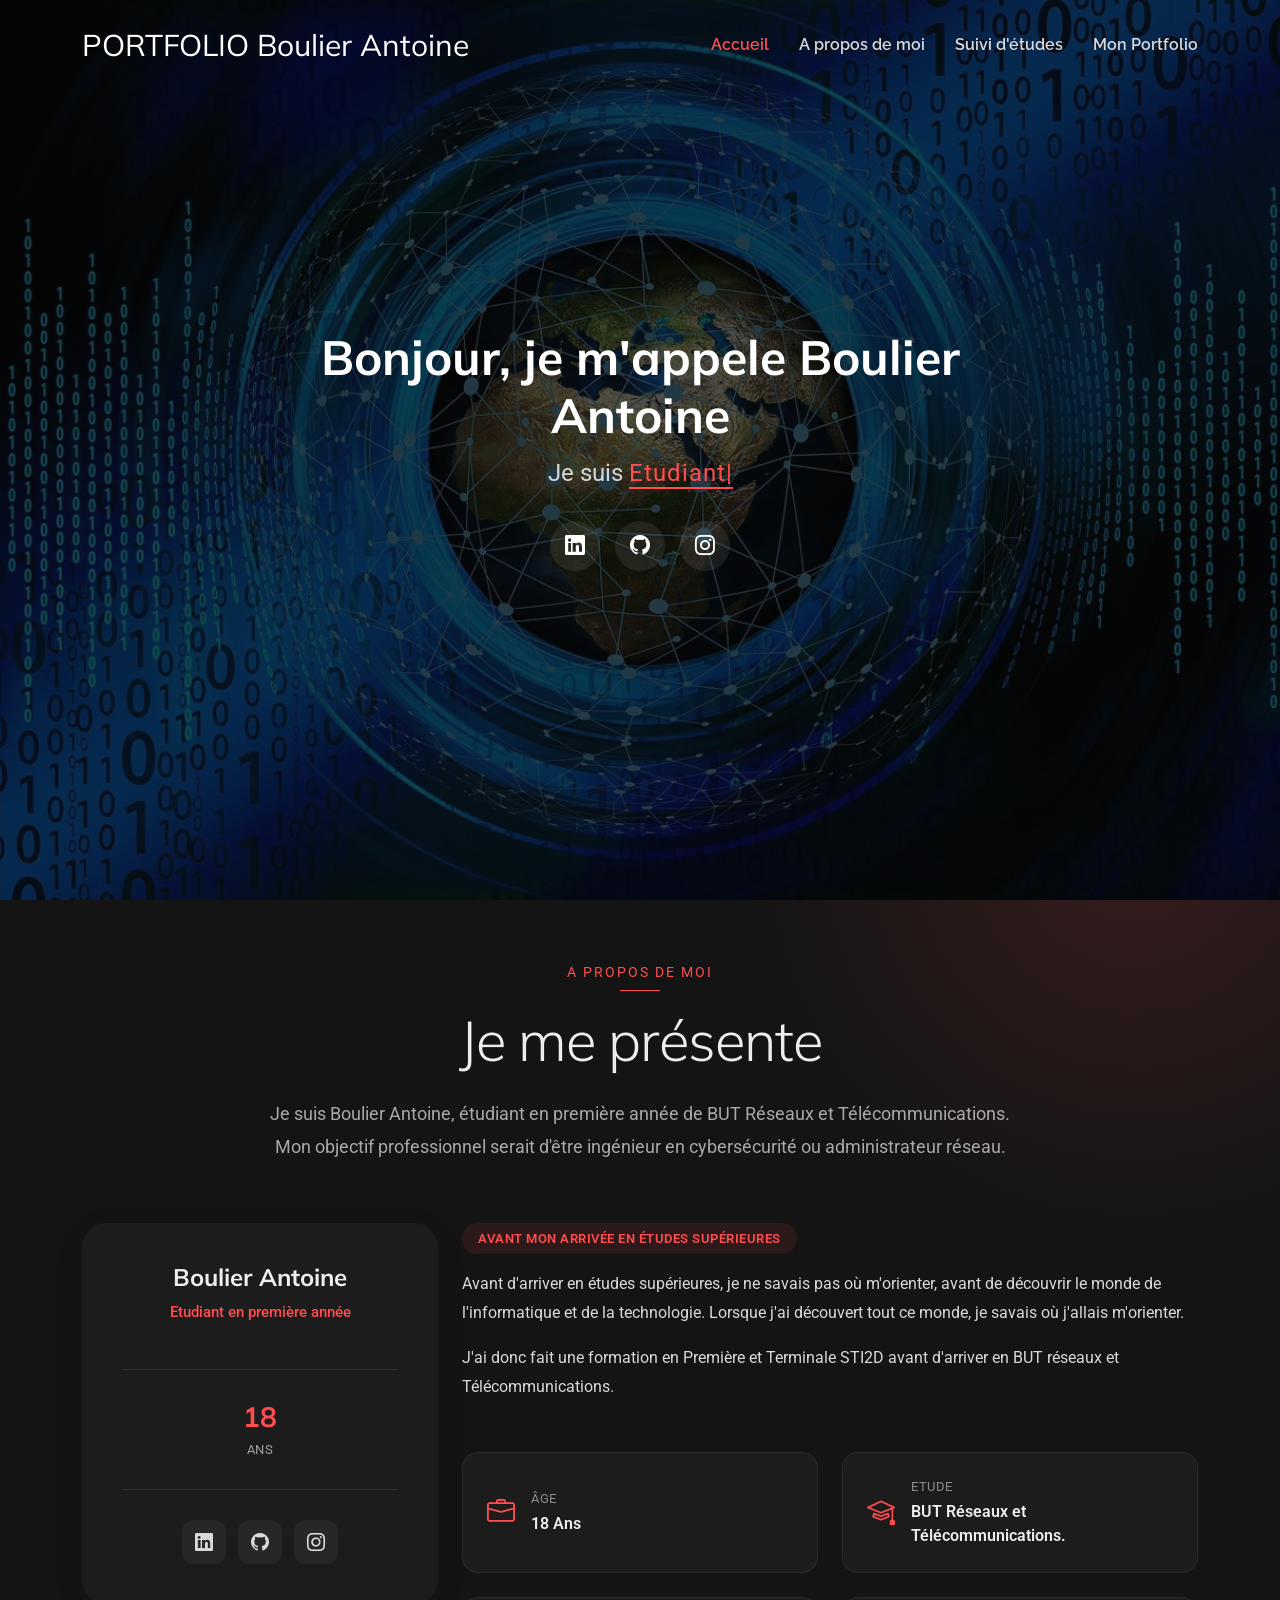
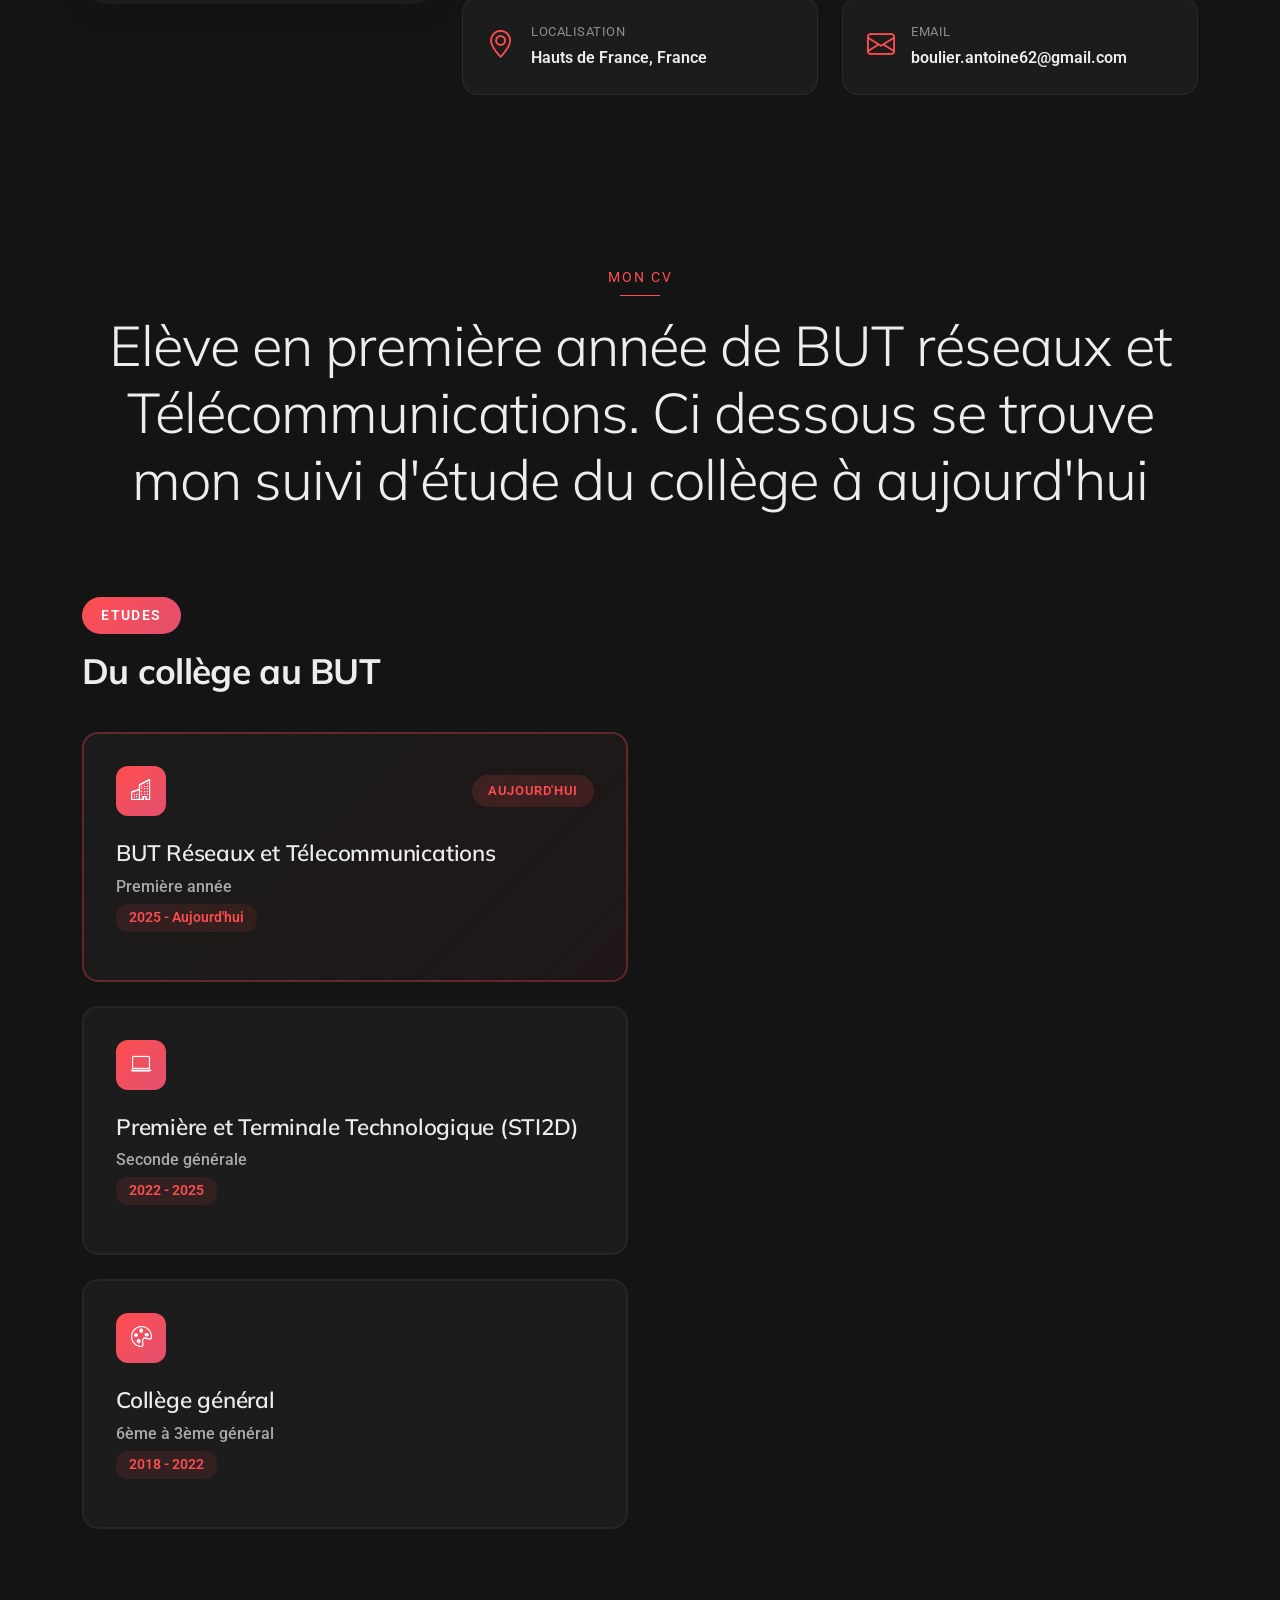
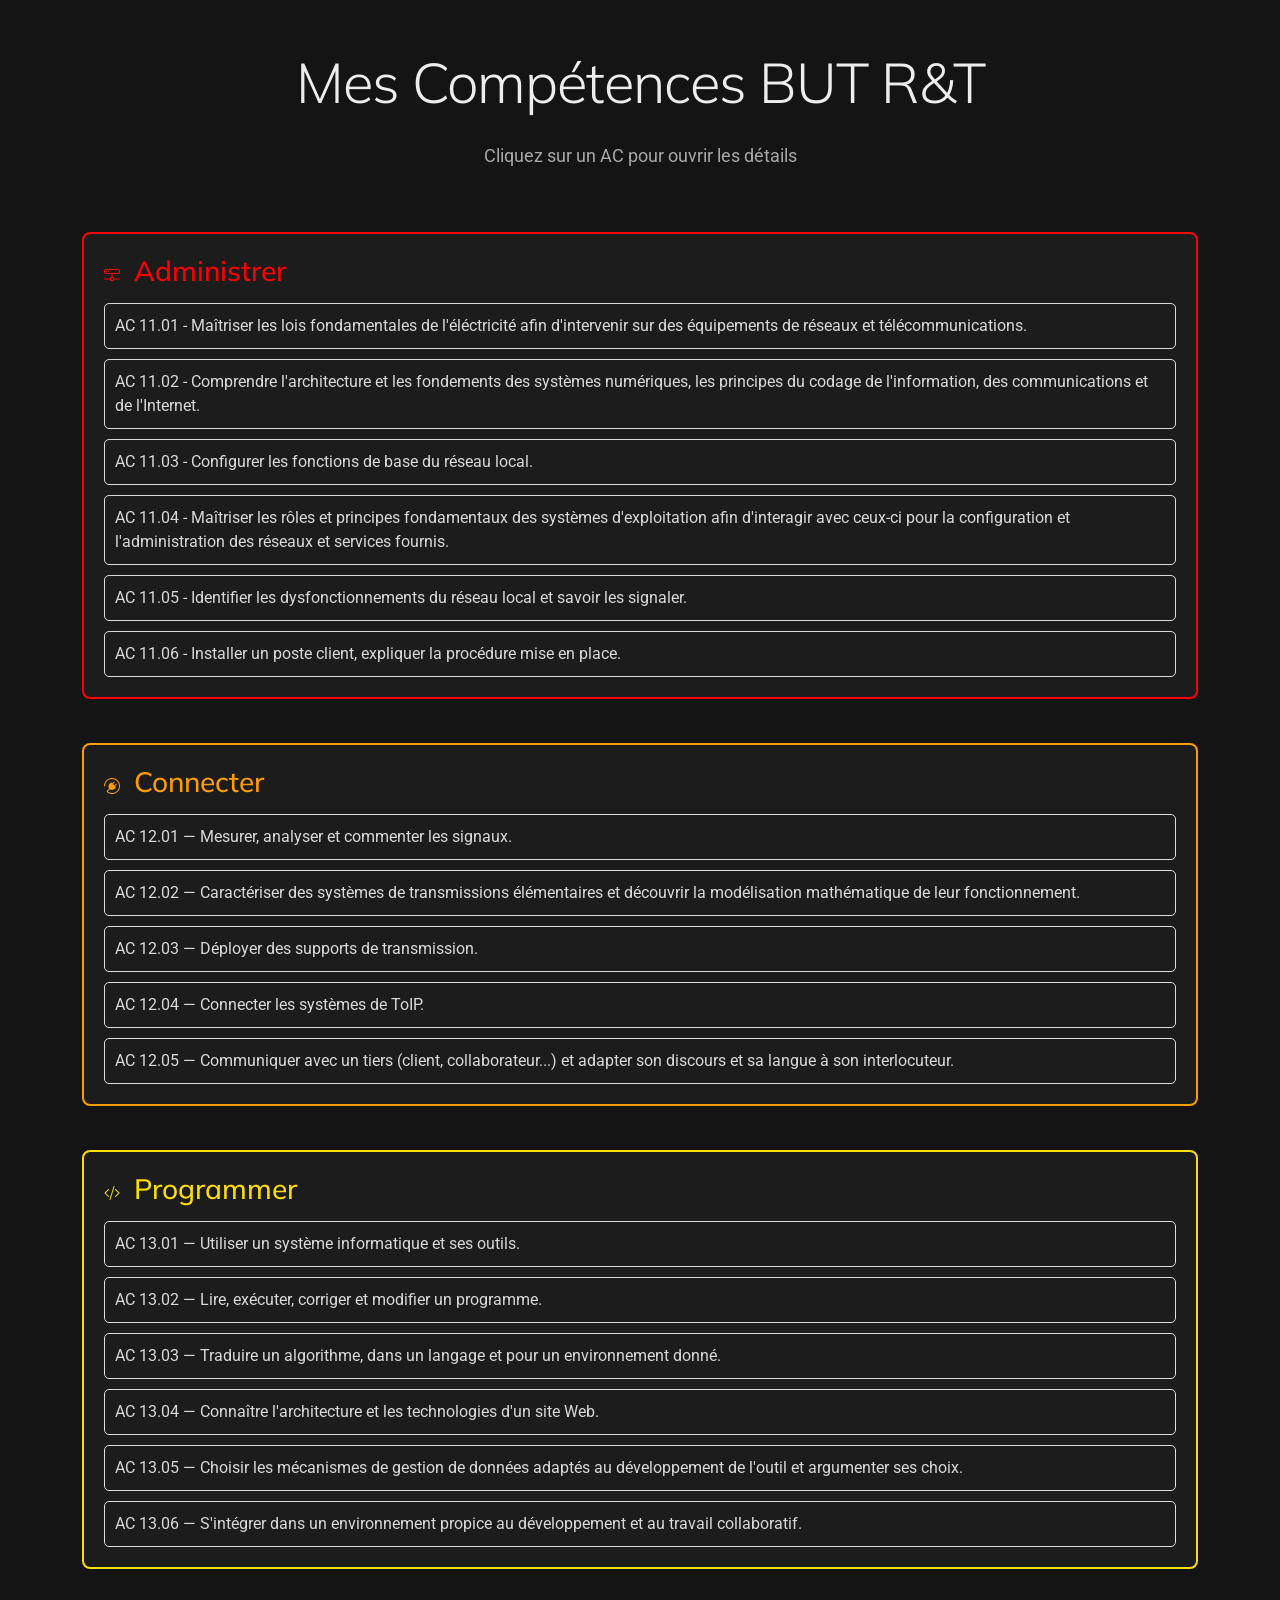
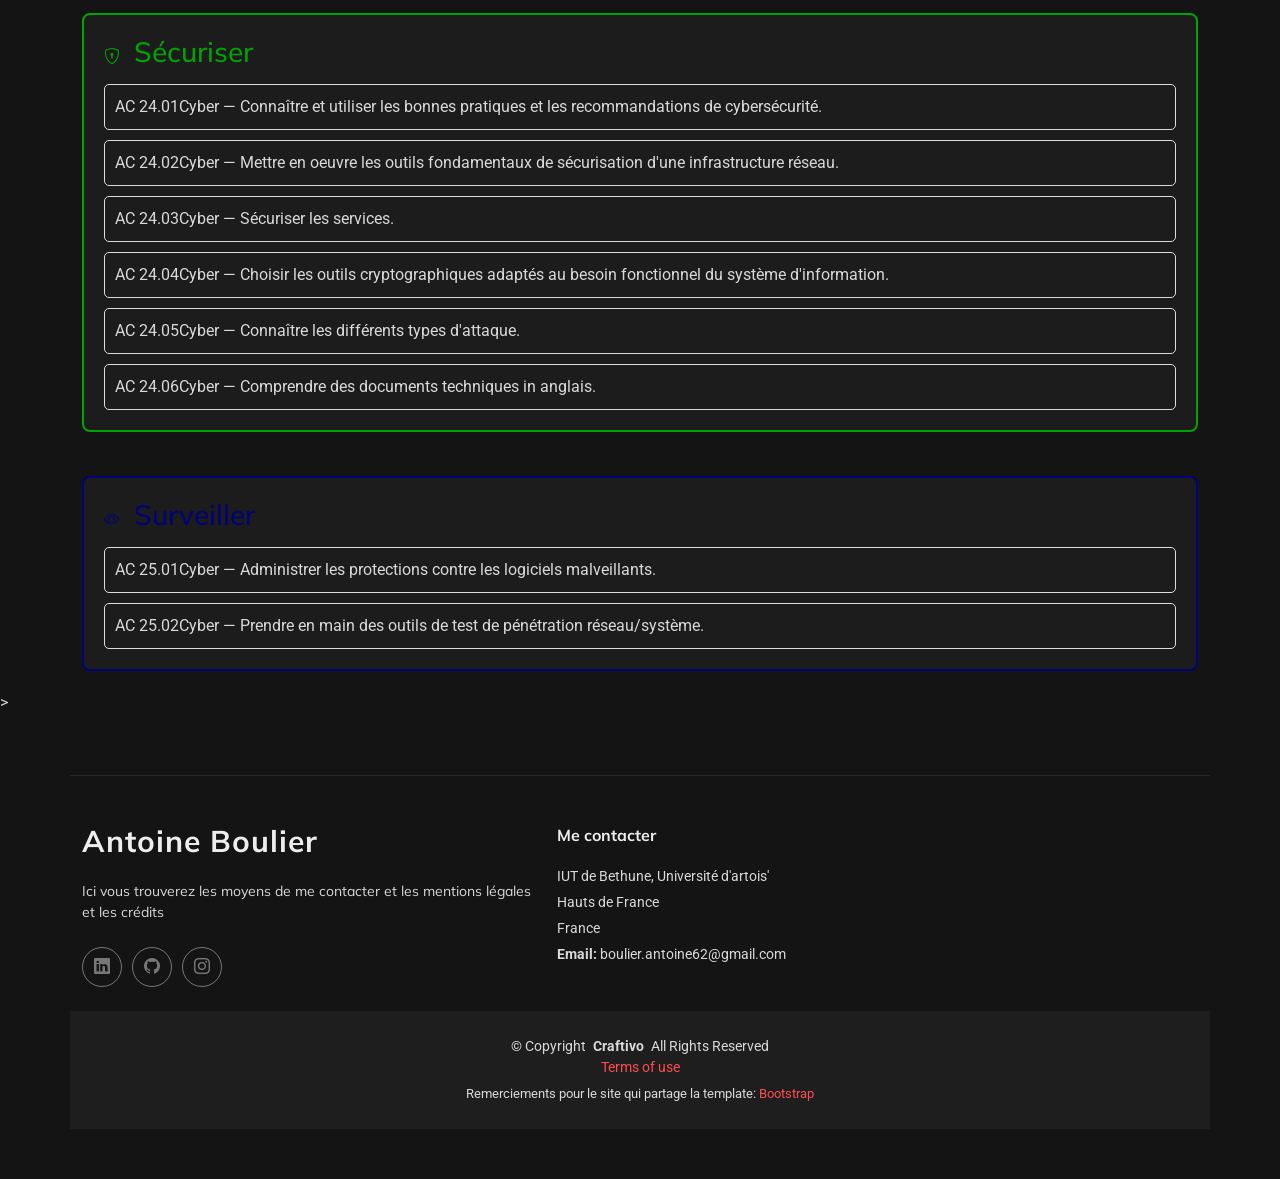
<file: index.html>
<!DOCTYPE html>
<html lang="en">

<head>
  <meta charset="utf-8">
  <meta content="width=device-width, initial-scale=1.0" name="viewport">
  <title>Portfolio Boulier Antoine</title>
  <meta name="description" content="">
  <meta name="keywords" content="">

  <!-- Favicons -->
  <link href="/assets/img/profile/RT fond d'écran.avif" rel="icon">
  <link href="/assets/img/profile/RT fond d'écran.avif" rel="apple-touch-icon">

  <!-- Fonts -->
  <link href="https://fonts.googleapis.com" rel="preconnect">
  <link href="https://fonts.gstatic.com" rel="preconnect" crossorigin>
  <link href="https://fonts.googleapis.com/css2?family=Roboto:ital,wght@0,100;0,300;0,400;0,500;0,700;0,900;1,100;1,300;1,400;1,500;1,700;1,900&family=Raleway:ital,wght@0,100;0,200;0,300;0,400;0,500;0,600;0,700;0,800;0,900;1,100;1,200;1,300;1,400;1,500;1,600;1,700;1,800;1,900&family=Mulish:ital,wght@0,200;0,300;0,400;0,500;0,600;0,700;0,800;0,900;1,200;1,300;1,400;1,500;1,600;1,700;1,800;1,900&display=swap" rel="stylesheet">

  <!-- Vendor CSS Files -->
  <link href="assets/vendor/bootstrap/css/bootstrap.min.css" rel="stylesheet">
  <link href="assets/vendor/bootstrap-icons/bootstrap-icons.css" rel="stylesheet">
  <link href="assets/vendor/aos/aos.css" rel="stylesheet">
  <link href="assets/vendor/glightbox/css/glightbox.min.css" rel="stylesheet">
  <link href="assets/vendor/swiper/swiper-bundle.min.css" rel="stylesheet">

  <!-- Main CSS File -->
  <link href="assets/css/main.css" rel="stylesheet">

  <!-- =======================================================
  * Template Name: Craftivo
  * Template URL: https://bootstrapmade.com/craftivo-bootstrap-portfolio-template/
  * Updated: Oct 04 2025 with Bootstrap v5.3.8
  * Author: BootstrapMade.com
  * License: https://bootstrapmade.com/license/
  ======================================================== -->
</head>

<body class="index-page">

  <header id="header" class="header d-flex align-items-center fixed-top">
    <div class="container-fluid container-xl position-relative d-flex align-items-center">

      <a href="index.html" class="logo d-flex align-items-center me-auto">
        <!-- Uncomment the line below if you also wish to use an image logo -->
        <!-- <img src="assets/img/logo.webp" alt=""> -->
        <h1 class="sitename">PORTFOLIO Boulier Antoine</h1>
      </a>

      <nav id="navmenu" class="navmenu">
        <ul>
          <li><a href="#hero" class="active">Accueil</a></li>
          <li><a href="#about">A propos de moi</a></li>
          <li><a href="#resume">Suivi d'études</a></li>
          <li><a href="#portfolio">Mon Portfolio</a></li>
        </ul>
        <i class="mobile-nav-toggle d-xl-none bi bi-list"></i>
      </nav>
    </div>
  </header>

  <main class="main">

    <!-- Hero Section -->
    <section id="hero" class="hero section dark-background">

      <img src="assets/img/profile/RT-fond-d'ecran.avif" alt="" data-aos="fade-in">

      <div class="container" data-aos="fade-up" data-aos-delay="100">
        <div class="row justify-content-center">
          <div class="col-lg-8 text-center">
            <h2>Bonjour, je m'appele Boulier Antoine</h2>
            <p>Je suis <span class="typed" data-typed-items="Etudiant, En première année, En BUT RT"></span><span class="typed-cursor" aria-hidden="true"></span></p>
            <div class="social-links">
              <a href="https://www.linkedin.com/in/antoine-boulier-61a65a38a/"><i class="bi bi-linkedin"></i></a>
              <a href="https://github.com/Antoine-Boulier"><i class="bi bi-github"></i></a>
              <a href="https://www.instagram.com/lostkiller37/"><i class="bi bi-instagram"></i></a>
            </div>
          </div>
        </div>
      </div>

    </section><!-- /Hero Section -->

    <!-- About Section -->
    <section id="about" class="about section">

      <!-- Section Title -->
      <div class="container section-title" data-aos="fade-up">
        <span class="subtitle">A propos de moi</span>
        <h2>Je me présente</h2>
        <p>Je suis Boulier Antoine, étudiant en première année de BUT Réseaux et Télécommunications. Mon objectif professionnel serait d'être ingénieur en cybersécurité ou administrateur réseau.</p>
      </div><!-- End Section Title -->

      <div class="container" data-aos="fade-up" data-aos-delay="100">

        <div class="row gy-5">
          <div class="col-lg-4" data-aos="zoom-in" data-aos-delay="150">
            <div class="profile-card">
              <div class="profile-header">
                <h3>Boulier Antoine</h3>
                <span class="role">Etudiant en première année</span>
              </div>

              <div class="profile-stats">
                <div class="stat-item">
                  <h4></h4>
                  <p></p>
                </div>
                <div class="stat-item">
                  <h4>18</h4>
                  <p>Ans</p>
                </div>
                <div class="stat-item">
                  <h4></h4>
                  <p></p>
                </div>
              </div>
              <div class="social-connect">
                <a href="https://www.linkedin.com/in/antoine-boulier-61a65a38a/"><i class="bi bi-linkedin"></i></a>
                <a href="https://github.com/Antoine-Boulier"><i class="bi bi-github"></i></a>
                <a href="https://www.instagram.com/lostkiller37/"><i class="bi bi-instagram"></i></a>
              </div>
            </div>
          </div>

          <div class="col-lg-8" data-aos="fade-left" data-aos-delay="200">
            <div class="content-wrapper">
              <div class="bio-section">
                <div class="section-tag">Avant mon arrivée en études supérieures</div>
                <p>Avant d'arriver en études supérieures, je ne savais pas où m'orienter, avant de découvrir le monde de l'informatique et de la technologie. Lorsque j'ai découvert tout ce monde, je savais où j'allais m'orienter.</p>
                <p>J'ai donc fait une formation en Première et Terminale STI2D avant d'arriver en BUT réseaux et Télécommunications.</p>
              </div>

              <div class="details-grid">
                <div class="detail-item" data-aos="fade-up" data-aos-delay="250">
                  <i class="bi bi-briefcase"></i>
                  <div class="detail-content">
                    <span>Âge</span>
                    <strong>18 Ans</strong>
                  </div>
                </div>

                <div class="detail-item" data-aos="fade-up" data-aos-delay="300">
                  <i class="bi bi-mortarboard"></i>
                  <div class="detail-content">
                    <span>Etude</span>
                    <strong>BUT Réseaux et Télécommunications.</strong>
                  </div>
                </div>

                <div class="detail-item" data-aos="fade-up" data-aos-delay="350">
                  <i class="bi bi-geo-alt"></i>
                  <div class="detail-content">
                    <span>Localisation</span>
                    <strong>Hauts de France, France</strong>
                  </div>
                </div>

                <div class="detail-item" data-aos="fade-up" data-aos-delay="100">
                  <i class="bi bi-envelope"></i>
                  <div class="detail-content">
                    <span>Email</span>
                    <strong>boulier.antoine62@gmail.com</strong>
                  </div>
                </div>
                  </div>
                </div>
              </div>
            </div>
          </div>
        </div>

      </div>

    </section><!-- /About Section -->

    <!-- Resume Section -->
    <section id="resume" class="resume section">

      <!-- Section Title -->
      <div class="container section-title" data-aos="fade-up">
        <span class="subtitle">Mon CV</span>
        <h2>Elève en première année de BUT réseaux et Télécommunications. Ci dessous se trouve mon suivi d'étude du collège à aujourd'hui</h2>
      </div><!-- End Section Title -->

      <div class="container" data-aos="fade-up" data-aos-delay="100">

        <div class="row gy-5">
          <div class="col-lg-6">
            <div class="experience-section">
              <div class="section-header" data-aos="fade-right" data-aos-delay="200">
                <div class="header-content">
                  <span class="section-badge">Etudes</span>
                  <h2>Du collège au BUT</h2>
                </div>
              </div>

              <div class="experience-cards">
                <div class="exp-card featured" data-aos="zoom-in" data-aos-delay="300">
                  <div class="card-header">
                    <div class="company-logo">
                      <i class="bi bi-buildings"></i>
                    </div>
                    <div class="period-badge">Aujourd'hui</div>
                  </div>
                  <div class="card-body">
                    <h3>BUT Réseaux et Télecommunications</h3>
                    <p class="company-name">Première année</p>
                    <span class="duration">2025 - Aujourd'hui</span>
                  </div>
                </div>

                <div class="exp-card" data-aos="zoom-in" data-aos-delay="350">
                  <div class="card-header">
                    <div class="company-logo">
                      <i class="bi bi-laptop"></i>
                    </div>
                  </div>
                  <div class="card-body">
                    <h3>Première et Terminale Technologique (STI2D)</h3>
                    <p class="company-name">Seconde générale</p>
                    <span class="duration">2022 - 2025</span>
                  </div>
                </div>

                <div class="exp-card" data-aos="zoom-in" data-aos-delay="400">
                  <div class="card-header">
                    <div class="company-logo">
                      <i class="bi bi-palette"></i>
                    </div>
                  </div>
                  <div class="card-body">
                    <h3>Collège général</h3>
                    <p class="company-name">6ème à 3ème général</p>
                    <span class="duration">2018 - 2022</span>
                  </div>
                </div>
              </div>
            </div>
          </div>
    </section><!-- /Resume Section -->
  </main>
<section id="portfolio" class="portfolio section">

  <div class="container section-title" data-aos="fade-up">
    <h2>Mes Compétences BUT R&T</h2>
    <p>Cliquez sur un AC pour ouvrir les détails</p>
  </div>

  <div class="container">
    <div class="row gy-4">

      <div class="col-12" data-aos="fade-up">
        <div class="comp-box border-admin" style="border: 2px solid #ff0000; border-radius: 8px; padding: 20px; margin-bottom: 20px;">
          <div class="comp-title" style="color: #ff0000; margin-bottom: 15px;">
            <i class="bi bi-hdd-network"></i>
            <h3 style="display: inline; margin-left: 10px; color: #ff0000;">Administrer</h3>
          </div>
          <div class="ac-container vertical-ac" style="display: flex; flex-direction: column; gap: 10px;">
            <button class="ac-link" data-bs-toggle="modal" data-bs-target="#modal1101">AC 11.01 - Maîtriser les lois fondamentales de l'éléctricité afin d'intervenir sur des équipements de réseaux et télécommunications.</button>
            <button class="ac-link" data-bs-toggle="modal" data-bs-target="#modal1102">AC 11.02 - Comprendre l'architecture et les fondements des systèmes numériques, les principes du codage de l'information, des communications et de l'Internet.</button>
            <button class="ac-link" data-bs-toggle="modal" data-bs-target="#modal1103">AC 11.03 - Configurer les fonctions de base du réseau local.</button>
            <button class="ac-link" data-bs-toggle="modal" data-bs-target="#modal1104">AC 11.04 - Maîtriser les rôles et principes fondamentaux des systèmes d'exploitation afin d'interagir avec ceux-ci pour la configuration et l'administration des réseaux et services fournis.</button>
            <button class="ac-link" data-bs-toggle="modal" data-bs-target="#modal1105">AC 11.05 - Identifier les dysfonctionnements du réseau local et savoir les signaler.</button>
            <button class="ac-link" data-bs-toggle="modal" data-bs-target="#modal1106">AC 11.06 - Installer un poste client, expliquer la procédure mise en place.</button>
          </div>
        </div>
      </div>

      <div class="col-12" data-aos="fade-up">
        <div class="comp-box border-connect" style="border: 2px solid #ff9d00; border-radius: 8px; padding: 20px; margin-bottom: 20px;">
          <div class="comp-title" style="color: #ff9d00; margin-bottom: 15px;">
            <i class="bi bi-plugin"></i>
            <h3 style="display: inline; margin-left: 10px; color: #ff9d00;">Connecter</h3>
          </div>
          <div class="ac-container vertical-ac" style="display: flex; flex-direction: column; gap: 10px;">
            <button class="ac-link" data-bs-toggle="modal" data-bs-target="#modal1201">AC 12.01 — Mesurer, analyser et commenter les signaux.</button>
            <button class="ac-link" data-bs-toggle="modal" data-bs-target="#modal1202">AC 12.02 — Caractériser des systèmes de transmissions élémentaires et découvrir la modélisation mathématique de leur fonctionnement.</button>
            <button class="ac-link" data-bs-toggle="modal" data-bs-target="#modal1203">AC 12.03 — Déployer des supports de transmission.</button>
            <button class="ac-link" data-bs-toggle="modal" data-bs-target="#modal1204">AC 12.04 — Connecter les systèmes de ToIP.</button>
            <button class="ac-link" data-bs-toggle="modal" data-bs-target="#modal1205">AC 12.05 — Communiquer avec un tiers (client, collaborateur...) et adapter son discours et sa langue à son interlocuteur.</button>
          </div>
        </div>
      </div>

      <div class="col-12" data-aos="fade-up">
        <div class="comp-box border-program" style="border: 2px solid #ffdd00; border-radius: 8px; padding: 20px; margin-bottom: 20px;">
          <div class="comp-title" style="color: #ffdd00; margin-bottom: 15px;">
            <i class="bi bi-code-slash"></i>
            <h3 style="display: inline; margin-left: 10px; color: #ffdd00;">Programmer</h3>
          </div>
          <div class="ac-container vertical-ac" style="display: flex; flex-direction: column; gap: 10px;">
            <button class="ac-link" data-bs-toggle="modal" data-bs-target="#modal1301">AC 13.01 — Utiliser un système informatique et ses outils.</button>
            <button class="ac-link" data-bs-toggle="modal" data-bs-target="#modal1302">AC 13.02 — Lire, exécuter, corriger et modifier un programme.</button>
            <button class="ac-link" data-bs-toggle="modal" data-bs-target="#modal1303">AC 13.03 — Traduire un algorithme, dans un langage et pour un environnement donné.</button>
            <button class="ac-link" data-bs-toggle="modal" data-bs-target="#modal1304">AC 13.04 — Connaître l'architecture et les technologies d'un site Web.</button>
            <button class="ac-link" data-bs-toggle="modal" data-bs-target="#modal1305">AC 13.05 — Choisir les mécanismes de gestion de données adaptés au développement de l'outil et argumenter ses choix.</button>
            <button class="ac-link" data-bs-toggle="modal" data-bs-target="#modal1306">AC 13.06 — S'intégrer dans un environnement propice au développement et au travail collaboratif.</button>
          </div>
        </div>
      </div>

      <div class="col-12" data-aos="fade-up">
        <div class="comp-box border-securiser" style="border: 2px solid #00a303; border-radius: 8px; padding: 20px; margin-bottom: 20px;">
          <div class="comp-title" style="color: #00a303; margin-bottom: 15px;">
            <i class="bi bi-shield-lock"></i>
            <h3 style="display: inline; margin-left: 10px; color: #00a303;">Sécuriser</h3>
          </div>
          <div class="ac-container vertical-ac" style="display: flex; flex-direction: column; gap: 10px;">
            <button class="ac-link" data-bs-toggle="modal" data-bs-target="#modal2401">AC 24.01Cyber — Connaître et utiliser les bonnes pratiques et les recommandations de cybersécurité.</button>
            <button class="ac-link" data-bs-toggle="modal" data-bs-target="#modal2402">AC 24.02Cyber — Mettre en oeuvre les outils fondamentaux de sécurisation d'une infrastructure réseau.</button>
            <button class="ac-link" data-bs-toggle="modal" data-bs-target="#modal2403">AC 24.03Cyber — Sécuriser les services.</button>
            <button class="ac-link" data-bs-toggle="modal" data-bs-target="#modal2404">AC 24.04Cyber — Choisir les outils cryptographiques adaptés au besoin fonctionnel du système d'information.</button>
            <button class="ac-link" data-bs-toggle="modal" data-bs-target="#modal2405">AC 24.05Cyber — Connaître les différents types d'attaque.</button>
            <button class="ac-link" data-bs-toggle="modal" data-bs-target="#modal2406">AC 24.06Cyber — Comprendre des documents techniques in anglais.</button>
          </div>
        </div>
      </div>

      <div class="col-12" data-aos="fade-up">
        <div class="comp-box border-surveiller" style="border: 2px solid #000278; border-radius: 8px; padding: 20px; margin-bottom: 20px;">
          <div class="comp-title" style="color: #000278; margin-bottom: 15px;">
            <i class="bi bi-eye"></i>
            <h3 style="display: inline; margin-left: 10px; color: #000278;">Surveiller</h3>
          </div>
          <div class="ac-container vertical-ac" style="display: flex; flex-direction: column; gap: 10px;">
            <button class="ac-link" data-bs-toggle="modal" data-bs-target="#modal2501">AC 25.01Cyber — Administrer les protections contre les logiciels malveillants.</button>
            <button class="ac-link" data-bs-toggle="modal" data-bs-target="#modal2502">AC 25.02Cyber — Prendre en main des outils de test de pénétration réseau/système.</button>
          </div>
        </div>
      </div>

    </div>
  </div>

  <div class="modal fade" id="modal1101" tabindex="-1" aria-hidden="true">
    <div class="modal-dialog modal-dialog-centered modal-lg">
      <div class="modal-content">
        <div class="modal-header text-white" style="background-color: #ff0000;">
          <h5 class="modal-title"><i class="bi bi-hdd-network me-2"></i>AC 11.01 - Maîtriser les lois fondamentales de l'éléctricité afin d'intervenir sur des équipements de réseaux et télécommunications.</h5>
          <button type="button" class="btn-close btn-close-white" data-bs-dismiss="modal"></button>
        </div>
        <div class="modal-body">
          <h5><strong class="text-dark"><u>Projet :</u></strong></h5>
          <p>Dans cet apprentissage, j'ai fait du montage électrique sur une maquette Analog Discovery Studio à l'aide des différentes lois que j'ai apprise.</p>
          <div class="ac-container" id="AC11.01">
            <img src="assets/img/AC/MaquetteADS.png" alt="Maquette Analog Discovery Studio">
          </div>
          <h5><strong class="text-dark"><u>Difficultés rencontrées:</u></strong></h5>
          <p>Pendant cette ressource, j'ai surtout eu du mal avec le branchement électrique.</p>
          <h5><strong class="text-dark"><u>Ce que je devrais améliorer :</u></strong></h5>
          <p>Pendant les TP avec la maquette, je doit apprendre à comprendre les erreurs de branchement pour les corriger</p>
        </div>
      </div>
    </div>
  </div>

  <div class="modal fade" id="modal1102" tabindex="-1" aria-hidden="true">
    <div class="modal-dialog modal-dialog-centered modal-lg">
      <div class="modal-content">
        <div class="modal-header text-white" style="background-color: #ff0000;">
          <h5 class="modal-title"><i class="bi bi-hdd-network me-2"></i>AC 11.02 - Comprendre l'architecture et les fondements des systèmes numériques, les principes du codage de l'information, des communications et de l'Internet.</h5>
          <button type="button" class="btn-close btn-close-white" data-bs-dismiss="modal"></button>
        </div>
        <div class="modal-body">
          <h5><strong class="text-dark"><u>Projet :</u></strong></h5>
          <p>Dans cet apprentissage, j'ai manipulé différentes bases numériques (binaire, héxadécimal) ainsi que des encodages (ASCII, etc).</p>
          <div class="ac-container" id="AC11.02">
            <img src="assets/img/AC/R1.06Logique.png" alt="Schéma de logique combinatoire">
          </div>
          <h5><strong class="text-dark"><u>Difficultés rencontrées:</u></strong></h5>
          <p>Pendant cette ressource, j'ai eu des difficultés à comprendre comment convertir l'information numérique</p>
          <h5><strong class="text-dark"><u>Ce que je devrais améliorer :</u></strong></h5>
          <p>Pour m'améliorer, je devrait refaire des conversions numériques à la maison pour le prendre en main</p>
        </div>
      </div>
    </div>
  </div>

  <div class="modal fade" id="modal1103" tabindex="-1" aria-hidden="true">
    <div class="modal-dialog modal-dialog-centered modal-lg">
      <div class="modal-content">
        <div class="modal-header text-white" style="background-color: #ff0000;">
          <h5 class="modal-title"><i class="bi bi-hdd-network me-2"></i>AC 11.03 - Configurer les fonctions de base du réseau local.</h5>
          <button type="button" class="btn-close btn-close-white" data-bs-dismiss="modal"></button>
        </div>
        <div class="modal-body">
          <h5><strong class="text-dark"><u>Projet :</u></strong></h5>
          <p>Dans cet apprentissage, j'ai configuré des équipements tels que des routeurs ou des switchs et j'ai fait de l'adressage IP pour créer un réseau de plusieurs machines pouvant communiquer.</p>
          <div class="ac-container" id="AC11.02">
            <img src="assets/img/AC/RéseauR1.03.png" alt="Schéma Réseau">
            <img src="assets/img/AC/ConfigRouteurR1.03.png" alt="Config Réseau Routeur">
          </div>
          <h5><strong class="text-dark"><u>Difficultés rencontrées:</u></strong></h5>
          <p>Pendant cette ressource, j'ai eu des difficultés pour l'adressage IP des ordinateurs.</p>
          <h5><strong class="text-dark"><u>Ce que je devrais améliorer :</u></strong></h5>
          <p>Pour m'améliorer, je devrait comprendre le fonctionnement d'une adresse IP.</p>
        </div>
      </div>
    </div>
  </div>

  <div class="modal fade" id="modal1104" tabindex="-1" aria-hidden="true">
    <div class="modal-dialog modal-dialog-centered modal-lg">
      <div class="modal-content">
        <div class="modal-header text-white" style="background-color: #ff0000;">
          <h5 class="modal-title"><i class="bi bi-hdd-network me-2"></i>AC 11.04 - Maîtriser les rôles et les principes fondamentaux des systèmes d'exploitation afin d'interagir avec ceux-ci pour la configuration et l'administration des réseaux et services fournis.</h5>
          <button type="button" class="btn-close btn-close-white" data-bs-dismiss="modal"></button>
        </div>
        <div class="modal-body">
          <h5><strong class="text-dark"><u>Projet :</u></strong></h5>
          <p>Dans cet apprentissage, j'ai configuré un système d'exploitation Windows Server pour gérer les différents droits d'accès, les utilisateurs et préparer des environnements virtuels.</p>
          <div class="ac-container" id="AC13.01">
            <img src="assets/img/AC/AdminSysteme.png" alt="Image Administration Windows" width="700" height="auto">
          </div>
          <h5><strong class="text-dark"><u>Difficultés rencontrées:</u></strong></h5>
          <p>Pendant cette ressource, j'ai eu beaucoup de difficulté à trouver les différentes options de droits d'accès.</p>
          <h5><strong class="text-dark"><u>Ce que je doit améliorer :</u></u></strong></h5>
          <p>Pendant mon temps libre, je devrais revenir sur ces différents TP pour bien manipuler ces options.</p>
        </div>
      </div>
    </div>
  </div>
  
  <div class="modal fade" id="modal1105" tabindex="-1" aria-hidden="true">
    <div class="modal-dialog modal-dialog-centered modal-lg">
      <div class="modal-content">
        <div class="modal-header text-white" style="background-color: #ff0000;">
          <h5 class="modal-title"><i class="bi bi-hdd-network me-2"></i>AC 11.05 - Identifier les dysfonctionnements du réseau local et savoir les signaler.</h5>
          <button type="button" class="btn-close btn-close-white" data-bs-dismiss="modal"></button>
        </div>
        <div class="modal-body">
          <h5><strong class="text-dark"><u>Projet :</u></strong></h5>
          <p>Dans cet apprentissage, j'ai utilisé le logiciel WireShark pour comprendre les différents protocoles et problèmes dans le réseau.</p>
          <div class="ac-container" id="AC11.05">
            <img src="assets/img/AC/Wireshark.png" alt="Capture d'analyse de paquets Wireshark">
          </div>
          <h5><strong class="text-dark"><u>Difficultés rencontrées:</u></strong></h5>
          <p>Pendant cette ressource, j'ai eu surtout des difficultés à utiliser le logiciel et différencier les protocoles</p>
          <h5><strong class="text-dark"><u>Ce que je devrais améliorer :</u></strong></h5>
          <p>Lors de la prochaine utilisation du logiciel, je devrais voir en détail les différents protocoles pour les différencier.</p>
        </div>
      </div>
    </div>
  </div>

  <div class="modal fade" id="modal1106" tabindex="-1" aria-hidden="true">
    <div class="modal-dialog modal-dialog-centered modal-lg">
      <div class="modal-content">
        <div class="modal-header text-white" style="background-color: #ff0000;">
          <h5 class="modal-title"><i class="bi bi-hdd-network me-2"></i>AC 11.06 - Installer un poste client, expliquer la procédure mise en place.</h5>
          <button type="button" class="btn-close btn-close-white" data-bs-dismiss="modal"></button>
        </div>
        <div class="modal-body">
          <h5><strong class="text-dark"><u>Projet :</u></strong></h5>
          <p>Dans cet apprentissage, j'ai configuré un serveur pour automatiser le déploiement de postes client.</p>
          <div class="ac-container" id="AC13.01">
            <img src="assets/img/AC/LinuxApache.png" alt="Image Config Apache">
          </div>
          <h5><strong class="text-dark"><u>Difficultés rencontrées:</u></strong></h5>
          <p>Pendant cette ressource, je n'ai pas eu de difficulté.</p>
        </div>
      </div>
    </div>
  </div>


  <div class="modal fade" id="modal1201" tabindex="-1" aria-hidden="true">
    <div class="modal-dialog modal-dialog-centered modal-lg">
      <div class="modal-content">
        <div class="modal-header text-white" style="background-color: #ff0000;">
          <h5 class="modal-title"><i class="bi bi-hdd-network me-2"></i>AC 12.01 - Mesurer, analyser et commenter les signaux.</h5>
          <button type="button" class="btn-close btn-close-white" data-bs-dismiss="modal"></button>
        </div>
        <div class="modal-body">
          <h5><strong class="text-dark"><u>Projet :</u></strong></h5>
          <p>Dans cet apprentissage, j'ai utilisé un oscilloscope et un générateur pour visualiser des ondes, j'ai mesuré leur fréquence, tension et j'ai analysé l'impact du bruit.</p>
          <div class="ac-container" id="AC12.01">
            <img src="assets/img/AC/SAE2.02.png" alt="Simulation Matlab avec signal sinusoïdal et analyse spectrale">
          </div>
          <h5><strong class="text-dark"><u>Difficultés rencontrées:</u></strong></h5>
          <p>Pendant cette ressource, je n'ai pas eu de difficulté</p>
        </div>
      </div>
    </div>
  </div>

  <div class="modal fade" id="modal1202" tabindex="-1" aria-hidden="true">
    <div class="modal-dialog modal-dialog-centered modal-lg">
      <div class="modal-content">
        <div class="modal-header text-white" style="background-color: #ff0000;">
          <h5 class="modal-title"><i class="bi bi-hdd-network me-2"></i>AC12.02 - Caractériser des systèmes de transmissions élémentaires et découvrir la modélisation mathématique de leur fonctionnement.</h5>
          <button type="button" class="btn-close btn-close-white" data-bs-dismiss="modal"></button>
        </div>
        <div class="modal-body">
          <h5><strong class="text-dark"><u>Projet :</u></strong></h5>
          <p>Dans cet apprentissage, j'ai calculé les bandes passantes et les débits théoriques d'un câble à l'aide de filtres.</p>
          <div class="ac-container" id="AC12.03">
            <img src="assets/img/AC/CablageR2.05.png" alt="Schéma de câblage électronique sur platine d'essai">
          </div>
          <h5><strong class="text-dark"><u>Difficultés rencontrées:</u></strong></h5>
          <p>Pendant cette ressource, j'ai eu des difficultés pour filtrer</p>
          <h5><strong class="text-dark"><u>Ce que je devrais améliorer :</u></strong></h5>
          <p>Pendant mon temps libre, je devrais revoir les cours qui expliquent le fonctionnement des filtres.</p>
        </div>
      </div>
    </div>
  </div>
 
  <div class="modal fade" id="modal1203" tabindex="-1" aria-hidden="true">
    <div class="modal-dialog modal-dialog-centered modal-lg">
      <div class="modal-content">
        <div class="modal-header text-white" style="background-color: #ff0000;">
          <h5 class="modal-title"><i class="bi bi-hdd-network me-2"></i>AC12.03 - Déployer des supports de transmission.</h5>
          <button type="button" class="btn-close btn-close-white" data-bs-dismiss="modal"></button>
        </div>
        <div class="modal-body">
          <h5><strong class="text-dark"><u>Projet :</u></strong></h5>
          <p>Dans cet apprentissage, j'ai manipulé des câbles Ethernet pour calculer leur affaiblissement.</p>
          <div class="ac-container" id="AC12.03">
            <img src="assets/img/AC/CableEthernet.png" alt="Schéma de câblage Ethernet">
          </div>
          <h5><strong class="text-dark"><u>Difficultés rencontrées:</u></strong></h5>
          <p>Pendant cette ressource, je n'ai pas eu de difficulté.</p>
        </div>
      </div>
    </div>
  </div>
  
  <div class="modal fade" id="modal1204" tabindex="-1" aria-hidden="true">
    <div class="modal-dialog modal-dialog-centered modal-lg">
      <div class="modal-content">
        <div class="modal-header text-white" style="background-color: #ff0000;">
          <h5 class="modal-title"><i class="bi bi-hdd-network me-2"></i>AC12.04 - Connecter les systèmes de ToIP.</h5>
          <button type="button" class="btn-close btn-close-white" data-bs-dismiss="modal"></button>
        </div>
        <div class="modal-body">
          <h5><strong class="text-dark"><u>Projet :</u></strong></h5>
          <p>Dans cet apprentissage, j'ai configuré des téléphones par IP (messagerie, file d'attente entreprise,...) pour qu'ils puissent communiquer.</p>
          <div class="ac-container" id="AC12.04">
            <img src="assets/img/AC/R2.04.png" alt="Fichier de configuration de téléphonie IP">
          </div>
          <h5><strong class="text-dark"><u>Difficultés rencontrées:</u></strong></h5>
          <p>Pendant cette ressource, je n'ai pas eu de difficulté.</p>
        </div>
      </div>
    </div>
  </div>

  <div class="modal fade" id="modal1205" tabindex="-1" aria-hidden="true">
    <div class="modal-dialog modal-dialog-centered modal-lg">
      <div class="modal-content">
        <div class="modal-header text-white" style="background-color: #ff0000;">
          <h5 class="modal-title"><i class="bi bi-hdd-network me-2"></i>AC12.05 - Communiquer avec un tiers (client, collaborateur...) et adapter son discours et sa langue à son interlocuteur.</h5>
          <button type="button" class="btn-close btn-close-white" data-bs-dismiss="modal"></button>
        </div>
        <div class="modal-body">
          <h5><strong class="text-dark"><u>Projet :</u></strong></h5>
          <p>Dans cet apprentissage, j'ai adapté mon langage pour qu'il soit soutenu en vue d'un entretien professionnel avec un client ou un collaboreteur ou recruteur.</p>
          <h5><strong class="text-dark"><u>Difficultés rencontrées:</u></strong></h5>
          <p>Dans cette ressource, j'ai beaucoup de difficulté à m'exprimer devant un public et j'en perd facilement mes moyens.</p>
          <h5><strong class="text-dark"><u>Ce que je devrais améliorer :</u></strong></h5>
          <p>Pendant mon temps libre, je doit m'entraîner chez moi (parler devant mes parents, vidéo, miroir) pour m'habituer à un potentiel public.</p>
        </div>
      </div>
    </div>
  </div>


  <div class="modal fade" id="modal1301" tabindex="-1" aria-hidden="true">
    <div class="modal-dialog modal-dialog-centered modal-lg">
      <div class="modal-content">
        <div class="modal-header text-white" style="background-color: #ff0000;">
          <h5 class="modal-title"><i class="bi bi-hdd-network me-2"></i>AC13.01 - Utiliser un système informatique et ses outils</h5>
          <button type="button" class="btn-close btn-close-white" data-bs-dismiss="modal"></button>
        </div>
        <div class="modal-body">
          <h5><strong class="text-dark"><u>Projet :</u></strong></h5>
          <p>Dans cet apprentissage, j'ai manipulé le système d'exploitation Linux grâce aux commandes pour se déplacer dans l'ordinateur, les droits de chaque fichier ou encore la recherche de fichiers.</p>
          <div class="ac-container" id="AC13.01">
            <img src="assets/img/AC/TerminalLinux.png" alt="Terminal Linux">
          </div>
          <h5><strong class="text-dark"><u>Difficultés rencontrées:</u></strong></h5>
          <p>Pendant cette ressource, je n'ai pas eu de difficulté.</p>
        </div>
      </div>
    </div>
  </div>>

  <div class="modal fade" id="modal1302" tabindex="-1" aria-hidden="true">
    <div class="modal-dialog modal-dialog-centered modal-lg">
      <div class="modal-content">
        <div class="modal-header text-white" style="background-color: #ff0000;">
          <h5 class="modal-title"><i class="bi bi-hdd-network me-2"></i>AC13.02 - Lire, exécuter, corriger et modifier un programme</h5>
          <button type="button" class="btn-close btn-close-white" data-bs-dismiss="modal"></button>
        </div>
        <div class="modal-body">
          <h5><strong class="text-dark"><u>Projet :</u></strong></h5>
          <p>Dans cet apprentissage, j'ai Crée un code dans le language python pour répondre à un cahier des charges et j'ai résolu les éventuelles erreurs que j'ai commit</p>
          <div class="ac-container" id="AC13.01">
            <img src="assets/img/AC/PythonR1.07.png" alt="Python Code">
          </div>
          <h5><strong class="text-dark"><u>Difficultés rencontrées:</u></strong></h5>
          <p>Pendant cette ressource, j'ai eu des difficultés pour corriger mon code.</p>
          <h5><strong class="text-dark"><u>Ce que je devrais améliorer :</u></strong></h5>
          <p>Lorsque je peux, je doit revenir sur les codes python pour comprendre les erreur et pouvoir les corriger.</p>
        </div>
      </div>
    </div>
  </div>

  <div class="modal fade" id="modal1303" tabindex="-1" aria-hidden="true">
    <div class="modal-dialog modal-dialog-centered modal-lg">
      <div class="modal-content">
        <div class="modal-header text-white" style="background-color: #ff0000;">
          <h5 class="modal-title"><i class="bi bi-hdd-network me-2"></i>AC13.03 - Traduire un algorithme, dans un langage et pour un environnement donné</h5>
          <button type="button" class="btn-close btn-close-white" data-bs-dismiss="modal"></button>
        </div>
        <div class="modal-body">
          <h5><strong class="text-dark"><u>Projet :</u></strong></h5>
          <p>Dans cet apprentissage, j'ai utilisé le module Flask sur le language python pour dynamiser un site Web.</p>
          <div class="ac-container" id="AC13.01">
            <img src="assets/img/AC/FlaskPython.png" alt="Python Flask">
          </div>
          <h5><strong class="text-dark"><u>Difficultés rencontrées:</u></strong></h5>
          <p>Pendant cette ressource, j'ai eu du mal à prendre Flask en main.</p>
          <h5><strong class="text-dark"><u>Ce que je devrais améliorer :</u></strong></h5>
          <p>Pendant mon temps libre, je devrais faire un site Web improvisé pour faire des essais avec Flask pour comprendre son fonctionnement.</p>
        </div>
      </div>
    </div>
  </div>

  <div class="modal fade" id="modal1304" tabindex="-1" aria-hidden="true">
    <div class="modal-dialog modal-dialog-centered modal-lg">
      <div class="modal-content">
        <div class="modal-header text-white" style="background-color: #ff0000;">
          <h5 class="modal-title"><i class="bi bi-hdd-network me-2"></i>AC13.04 - Connaître l’architecture et les technologies d’un site Web</h5>
          <button type="button" class="btn-close btn-close-white" data-bs-dismiss="modal"></button>
        </div>
        <div class="modal-body">
          <h5><strong class="text-dark"><u>Projet :</u></strong></h5>
          <p>Dans cet apprentissage, j'ai appris les bases du HTML et du CSS pour pouvoir l'utiliser pour créer une page Web personnelle lors de la SAE 14 - Se présenter sur Internet.</p>
          <h5><strong class="text-dark"><u>Difficultés rencontrées:</u></strong></h5>
          <p>Pendant cette ressource, je n'ai pas eu de difficulté.</p>
        </div>
      </div>
    </div>
  </div>

  <div class="modal fade" id="modal1305" tabindex="-1" aria-hidden="true">
    <div class="modal-dialog modal-dialog-centered modal-lg">
      <div class="modal-content">
        <div class="modal-header text-white" style="background-color: #ff0000;">
          <h5 class="modal-title"><i class="bi bi-hdd-network me-2"></i>AC13.05 - Choisir les mécanismes de gestion de données adaptés au développement de l’outil et argumenter ses choix</h5>
          <button type="button" class="btn-close btn-close-white" data-bs-dismiss="modal"></button>
        </div>
        <div class="modal-body">
          <h5><strong class="text-dark"><u>Projet :</u></strong></h5>
          <p>Dans cet apprentissage, j'ai utilisé une base de donnée pour stocker, gérer et intérroger celle-ci.</p>
          <div class="ac-container" id="AC13.01">
            <img src="assets/img/AC/BDD.png" alt="Requêtes et tables de la base de données PostgreSQL" width="500" height="auto">
          </div>
          <h5><strong class="text-dark"><u>Difficultés rencontrées:</u></strong></h5>
          <p>Pendant cette ressource, je n'ai pas eu de difficulté.</p>
        </div>
      </div>
    </div>
  </div>

  <div class="modal fade" id="modal1306" tabindex="-1" aria-hidden="true">
    <div class="modal-dialog modal-dialog-centered modal-lg">
      <div class="modal-content">
        <div class="modal-header text-white" style="background-color: #ff0000;">
          <h5 class="modal-title"><i class="bi bi-hdd-network me-2"></i>AC13.06 - S’intégrer dans un environnement propice au développement et au travail collaboratif</h5>
          <button type="button" class="btn-close btn-close-white" data-bs-dismiss="modal"></button>
        </div>
        <div class="modal-body">
          <h5><strong class="text-dark"><u>Projet :</u></strong></h5>
          <p>Dans cet apprentissage, Nous avons travaillé en équipe avec l'aide des 2ème année pour créer un environnement informatique complet et fonctionnel.</p>
          <h5><strong class="text-dark"><u>Difficultés rencontrées:</u></strong></h5>
          <p>Pendant cette ressource, j'ai eu des difficultés à m'intégrer dans l'équipe.</p>
          <h5><strong class="text-dark"><u>Ce que je devrais améliorer :</u></strong></h5>
          <p>Pendant les prochains travaux en équipe (comme la pépinière), je doit apprendre rapidement à m'adapter et m'intégrer dans l'équipe pour une meilleure efficacité.</p>
        </div>
      </div>
    </div>
  </div>


  <div class="modal fade" id="modal2401" tabindex="-1" aria-hidden="true"><div class="modal-dialog modal-dialog-centered modal-lg"><div class="modal-content">
    <div class="modal-header text-white" style="background-color: #00a303;"><h5 class="modal-title"><i class="bi bi-shield-lock me-2"></i>AC 24.01Cyber - Connaître et utiliser les bonnes pratiques et les recommandations de cybersécurité.</h5><button type="button" class="btn-close btn-close-white" data-bs-dismiss="modal"></button></div>
    <div class="modal-body"><h5>Ressources mobilisées :</h5><p>Inscris ton contenu ici (Recommandations ANSSI, hygiène informatique...).</p></div>
  </div></div></div>

  <div class="modal fade" id="modal2402" tabindex="-1" aria-hidden="true"><div class="modal-dialog modal-dialog-centered modal-lg"><div class="modal-content">
    <div class="modal-header text-white" style="background-color: #00a303;"><h5 class="modal-title"><i class="bi bi-shield-lock me-2"></i>AC 24.02Cyber - Mettre en oeuvre les outils fondamentaux de sécurisation d'une infrastructure du réseau.</h5><button type="button" class="btn-close btn-close-white" data-bs-dismiss="modal"></button></div>
    <div class="modal-body"><h5>Ressources mobilisées :</h5><p>Inscris ton contenu ici (Mise en place de Pare-feu / Firewall, ACL...).</p></div>
  </div></div></div>

  <div class="modal fade" id="modal2403" tabindex="-1" aria-hidden="true"><div class="modal-dialog modal-dialog-centered modal-lg"><div class="modal-content">
    <div class="modal-header text-white" style="background-color: #00a303;"><h5 class="modal-title"><i class="bi bi-shield-lock me-2"></i>AC 24.03Cyber - Sécuriser les services.</h5><button type="button" class="btn-close btn-close-white" data-bs-dismiss="modal"></button></div>
    <div class="modal-body"><h5>Ressources mobilisées :</h5><p>Inscris ton contenu ici (HTTPS, SSH, certificats SSL...).</p></div>
  </div></div></div>

  <div class="modal fade" id="modal2404" tabindex="-1" aria-hidden="true"><div class="modal-dialog modal-dialog-centered modal-lg"><div class="modal-content">
    <div class="modal-header text-white" style="background-color: #00a303;"><h5 class="modal-title"><i class="bi bi-shield-lock me-2"></i>AC 24.04Cyber - Choisir les outils cryptographiques adaptés au besoin fonctionnel du système d'information.</h5><button type="button" class="btn-close btn-close-white" data-bs-dismiss="modal"></button></div>
    <div class="modal-body"><h5>Ressources mobilisées :</h5><p>Inscris ton contenu ici (Chiffrement symétrique/asymétrique, hachage...).</p></div>
  </div></div></div>

  <div class="modal fade" id="modal2405" tabindex="-1" aria-hidden="true"><div class="modal-dialog modal-dialog-centered modal-lg"><div class="modal-content">
    <div class="modal-header text-white" style="background-color: #00a303;"><h5 class="modal-title"><i class="bi bi-shield-lock me-2"></i>AC 24.05Cyber - Connaître les différents types d'attaque.</h5><button type="button" class="btn-close btn-close-white" data-bs-dismiss="modal"></button></div>
    <div class="modal-body"><h5>Ressources mobilisées :</h5><p>Inscris ton contenu ici (Phishing, DDOS, Man-in-the-middle...).</p></div>
  </div></div></div>

  <div class="modal fade" id="modal2406" tabindex="-1" aria-hidden="true"><div class="modal-dialog modal-dialog-centered modal-lg"><div class="modal-content">
    <div class="modal-header text-white" style="background-color: #00a303;"><h5 class="modal-title"><i class="bi bi-shield-lock me-2"></i>AC 24.06Cyber - Comprendre des documents techniques en anglais.</h5><button type="button" class="btn-close btn-close-white" data-bs-dismiss="modal"></button></div>
    <div class="modal-body"><h5>Ressources mobilisées :</h5><p>Inscris tes rédactions ou lectures de documentations faites en anglais.</p></div>
  </div></div></div>


  <div class="modal fade" id="modal2501" tabindex="-1" aria-hidden="true"><div class="modal-dialog modal-dialog-centered modal-lg"><div class="modal-content">
    <div class="modal-header text-white" style="background-color: #000278;"><h5 class="modal-title"><i class="bi bi-eye me-2"></i>AC 25.01Cyber - Administrer les protections contre les logiciels malveillants.</h5><button type="button" class="btn-close btn-close-white" data-bs-dismiss="modal"></button></div>
    <div class="modal-body"><h5>Ressources mobilisées :</h5><p>Inscris ton contenu ici (Antivirus, gestion des alertes...).</p></div>
  </div></div></div>

  <div class="modal fade" id="modal2502" tabindex="-1" aria-hidden="true"><div class="modal-dialog modal-dialog-centered modal-lg"><div class="modal-content">
    <div class="modal-header text-white" style="background-color: #000278;"><h5 class="modal-title"><i class="bi bi-eye me-2"></i>AC 25.02Cyber - Prendre en main des outils de test de pénétration réseau / système.</h5><button type="button" class="btn-close btn-close-white" data-bs-dismiss="modal"></button></div>
    <div class="modal-body"><h5>Ressources mobilisées :</h5><p>Parle ici de tes tests avec Kali Linux, Nmap, Metasploit, etc.</p></div>
  </div></div></div>

</section>

  <footer id="footer" class="footer">

    <div class="container footer-top">
      <div class="row gy-4">
        <div class="col-lg-5 col-md-12 footer-about">
          <a href="index.html" class="logo d-flex align-items-center">
            <span class="sitename">Antoine Boulier</span>
          </a>
          <p>Ici vous trouverez les moyens de me contacter et les mentions légales et les crédits</p>
          <div class="social-links d-flex mt-4">
            <a href="https://www.linkedin.com/in/antoine-boulier-61a65a38a/"><i class="bi bi-linkedin"></i></a>
            <a href="https://github.com/Antoine-Boulier"><i class="bi bi-github"></i></a>
            <a href="https://www.instagram.com/lostkiller37/"><i class="bi bi-instagram"></i></a>
          </div>
        </div>
        <div class="col-lg-3 col-md-12 footer-contact text-center text-md-start">
          <h4>Me contacter</h4>
          <p>IUT de Bethune, Université d'artois'</p>
          <p>Hauts de France</p>
          <p>France</p>
          <p><strong>Email:</strong> <span>boulier.antoine62@gmail.com</span></p>
        </div>

      </div>
    </div>

    <div class="container copyright text-center mt-4">
      <p>© <span>Copyright</span> <strong class="px-1 sitename">Craftivo</strong> <span>All Rights Reserved</span></p>
      <a href="terms.html"> Terms of use </a>
      <div class="credits">
        <!-- All the links in the footer should remain intact. -->
        <!-- You can delete the links only if you've purchased the pro version. -->
        <!-- Licensing information: https://bootstrapmade.com/license/ -->
        <!-- Purchase the pro version with working PHP/AJAX contact form: [buy-url] -->
        Remerciements pour le site qui partage la template: <a href="https://bootstrapmade.com/">Bootstrap</a>
      </div>
    </div>

  </footer>

  <!-- Scroll Top -->
  <a href="#" id="scroll-top" class="scroll-top d-flex align-items-center justify-content-center"><i class="bi bi-arrow-up-short"></i></a>

  <!-- Preloader -->
  <div id="preloader"></div>

  <!-- Vendor JS Files -->
  <script src="assets/vendor/bootstrap/js/bootstrap.bundle.min.js"></script>
  <script src="assets/vendor/php-email-form/validate.js"></script>
  <script src="assets/vendor/aos/aos.js"></script>
  <script src="assets/vendor/typed.js/typed.umd.js"></script>
  <script src="assets/vendor/waypoints/noframework.waypoints.js"></script>
  <script src="assets/vendor/glightbox/js/glightbox.min.js"></script>
  <script src="assets/vendor/imagesloaded/imagesloaded.pkgd.min.js"></script>
  <script src="assets/vendor/isotope-layout/isotope.pkgd.min.js"></script>
  <script src="assets/vendor/swiper/swiper-bundle.min.js"></script>

  <!-- Main JS File -->
  <script src="assets/js/main.js"></script>

</body>

</html>
</file>
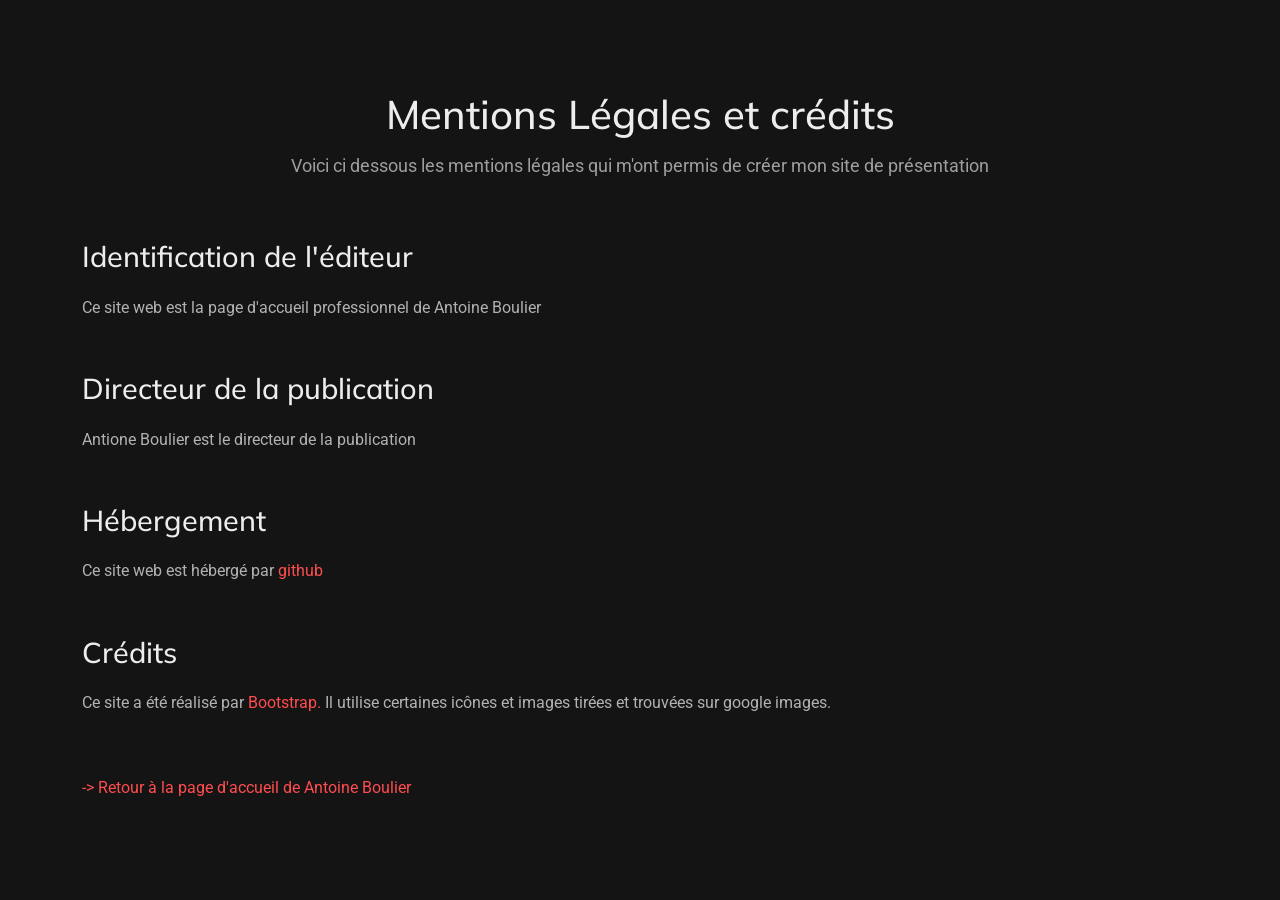
<file: terms.html>
<!DOCTYPE html>
<html lang="en">

<head>
  <meta charset="utf-8">
  <meta content="width=device-width, initial-scale=1.0" name="viewport">
  <title>Mentions Légales Portfolio Boulier Antoine</title>
  <meta name="description" content="">
  <meta name="keywords" content="">

  <!-- Favicons -->
  <link href="assets/img/BUT RT Logo.avif" rel="icon">
  <link href="assets/img/apple-touch-icon.png" rel="apple-touch-icon">

  <!-- Fonts -->
  <link href="https://fonts.googleapis.com" rel="preconnect">
  <link href="https://fonts.gstatic.com" rel="preconnect" crossorigin>
  <link href="https://fonts.googleapis.com/css2?family=Roboto:ital,wght@0,100;0,300;0,400;0,500;0,700;0,900;1,100;1,300;1,400;1,500;1,700;1,900&family=Raleway:ital,wght@0,100;0,200;0,300;0,400;0,500;0,600;0,700;0,800;0,900;1,100;1,200;1,300;1,400;1,500;1,600;1,700;1,800;1,900&family=Mulish:ital,wght@0,200;0,300;0,400;0,500;0,600;0,700;0,800;0,900;1,200;1,300;1,400;1,500;1,600;1,700;1,800;1,900&display=swap" rel="stylesheet">

  <!-- Vendor CSS Files -->
  <link href="assets/vendor/bootstrap/css/bootstrap.min.css" rel="stylesheet">
  <link href="assets/vendor/bootstrap-icons/bootstrap-icons.css" rel="stylesheet">
  <link href="assets/vendor/aos/aos.css" rel="stylesheet">
  <link href="assets/vendor/glightbox/css/glightbox.min.css" rel="stylesheet">
  <link href="assets/vendor/swiper/swiper-bundle.min.css" rel="stylesheet">

  <!-- Main CSS File -->
  <link href="assets/css/main.css" rel="stylesheet">

  <!-- =======================================================
  * Template Name: Craftivo
  * Template URL: https://bootstrapmade.com/craftivo-bootstrap-portfolio-template/
  * Updated: Oct 04 2025 with Bootstrap v5.3.8
  * Author: BootstrapMade.com
  * License: https://bootstrapmade.com/license/
  ======================================================== -->
</head>

<body class="terms-page">

  <header id="header" class="header d-flex align-items-center sticky-top">
    <div class="container-fluid container-xl position-relative d-flex align-items-center">

      <a href="#" class="logo d-flex align-items-center me-auto">
        <!-- Uncomment the line below if you also wish to use an image logo -->
        <!-- <img src="assets/img/logo.webp" alt=""> -->
      </a>

    </div>
  </header>

  <main class="main">
    <!-- Terms Of Service Section -->
    <section id="terms-of-service" class="terms-of-service section">

      <div class="container" data-aos="fade-up">
        <!-- Page Header -->
        <div class="tos-header text-center" data-aos="fade-up">
          <h2>Mentions Légales et crédits</h2>
          <p>Voici ci dessous les mentions légales qui m'ont permis de créer mon site de présentation</p>
        </div>

        <!-- Content -->
        <div class="tos-content" data-aos="fade-up" data-aos-delay="200">
          <!-- Agreement Section -->
          <div id="agreement" class="content-section">
            <h3>Identification de l'éditeur</h3>
            <p>Ce site web est la page d'accueil professionnel de Antoine Boulier</p>
          </div>
          <!-- Intellectual Property -->
          <div id="intellectual-property" class="content-section">
            <h3>Directeur de la publication</h3>
            <p>Antione Boulier est le directeur de la publication</p>
          </div>

          <!-- User Accounts -->
          <div id="user-accounts" class="content-section">
            <h3>Hébergement</h3>
            <p>Ce site web est hébergé par
              <a href="https://github.com"> github</a>
            </p>
          </div>

          <!-- Prohibited Activities -->
          <div id="prohibited" class="content-section">
            <h3>Crédits</h3>
            <p>Ce site a été réalisé par
              <a href="https://getbootstrap.com/">Bootstrap.</a>
              Il utilise certaines icônes et images tirées et trouvées sur google images.
            </p>

        <!-- Contact Section -->
        <div class="tos-contact" data-aos="fade-up" data-aos-delay="300">
            </div>
            <div class="contact-content">
              <a href="index.html" class="contact-link">-> Retour à la page d'accueil de Antoine Boulier</a>
            </div>
          </div>
        </div>
      </div>
  </footer>

  <!-- Scroll Top -->
  <a href="#" id="scroll-top" class="scroll-top d-flex align-items-center justify-content-center"><i class="bi bi-arrow-up-short"></i></a>

  <!-- Preloader -->
  <div id="preloader"></div>

  <!-- Vendor JS Files -->
  <script src="assets/vendor/bootstrap/js/bootstrap.bundle.min.js"></script>
  <script src="assets/vendor/php-email-form/validate.js"></script>
  <script src="assets/vendor/aos/aos.js"></script>
  <script src="assets/vendor/typed.js/typed.umd.js"></script>
  <script src="assets/vendor/waypoints/noframework.waypoints.js"></script>
  <script src="assets/vendor/glightbox/js/glightbox.min.js"></script>
  <script src="assets/vendor/imagesloaded/imagesloaded.pkgd.min.js"></script>
  <script src="assets/vendor/isotope-layout/isotope.pkgd.min.js"></script>
  <script src="assets/vendor/swiper/swiper-bundle.min.js"></script>

  <!-- Main JS File -->
  <script src="assets/js/main.js"></script>

</body>

</html>
</file>
<file: assets/css/main.css>
/**
* Template Name: Craftivo
* Template URL: https://bootstrapmade.com/craftivo-bootstrap-portfolio-template/
* Updated: Oct 04 2025 with Bootstrap v5.3.8
* Author: BootstrapMade.com
* License: https://bootstrapmade.com/license/
*/

@charset "UTF-8";

/*--------------------------------------------------------------
# Font & Color Variables
# Help: https://bootstrapmade.com/color-system/
--------------------------------------------------------------*/
/* Fonts */
:root {
  --default-font: "Roboto",  system-ui, -apple-system, "Segoe UI", Roboto, "Helvetica Neue", Arial, "Noto Sans", "Liberation Sans", sans-serif, "Apple Color Emoji", "Segoe UI Emoji", "Segoe UI Symbol", "Noto Color Emoji";
  --heading-font: "Mulish",  sans-serif;
  --nav-font: "Raleway",  sans-serif;
}

/* Global Colors - The following color variables are used throughout the website. Updating them here will change the color scheme of the entire website */
:root { 
  --background-color: #141414; /* Background color for the entire website, including individual sections */
  --default-color: #d9d9d9; /* Default color used for the majority of the text content across the entire website */
  --heading-color: #ededed; /* Color for headings, subheadings and title throughout the website */
  --accent-color: #ff4d4f; /* Accent color that represents your brand on the website. It's used for buttons, links, and other elements that need to stand out */
  --surface-color: #1c1c1c; /* The surface color is used as a background of boxed elements within sections, such as cards, icon boxes, or other elements that require a visual separation from the global background. */
  --contrast-color: #ffffff; /* Contrast color for text, ensuring readability against backgrounds of accent, heading, or default colors. */
}

/* Nav Menu Colors - The following color variables are used specifically for the navigation menu. They are separate from the global colors to allow for more customization options */
:root {
  --nav-color: #d9d9d9;  /* The default color of the main navmenu links */
  --nav-hover-color: #ff4d4f; /* Applied to main navmenu links when they are hovered over or active */
  --nav-mobile-background-color: #2e2e2e; /* Used as the background color for mobile navigation menu */
  --nav-dropdown-background-color: #2e2e2e; /* Used as the background color for dropdown items that appear when hovering over primary navigation items */
  --nav-dropdown-color: #d9d9d9; /* Used for navigation links of the dropdown items in the navigation menu. */
  --nav-dropdown-hover-color: #ff4d4f; /* Similar to --nav-hover-color, this color is applied to dropdown navigation links when they are hovered over. */
}

/* Color Presets - These classes override global colors when applied to any section or element, providing reuse of the sam color scheme. */

.light-background {
  --background-color: rgba(41, 41, 41, 0.8);
  --surface-color: #484848;
}

.dark-background {
  --background-color: #060606;
  --default-color: #ffffff;
  --heading-color: #ffffff;
  --surface-color: #252525;
  --contrast-color: #ffffff;
}

/* Smooth scroll */
:root {
  scroll-behavior: smooth;
}

/*--------------------------------------------------------------
# General Styling & Shared Classes
--------------------------------------------------------------*/
body {
  color: var(--default-color);
  background-color: var(--background-color);
  font-family: var(--default-font);
}

a {
  color: var(--accent-color);
  text-decoration: none;
  transition: 0.3s;
}

a:hover {
  color: color-mix(in srgb, var(--accent-color), transparent 25%);
  text-decoration: none;
}

h1,
h2,
h3,
h4,
h5,
h6 {
  color: var(--heading-color);
  font-family: var(--heading-font);
}

/* PHP Email Form Messages
------------------------------*/
.php-email-form .error-message {
  display: none;
  background: #df1529;
  color: #ffffff;
  text-align: left;
  padding: 15px;
  margin-bottom: 24px;
  font-weight: 600;
}

.php-email-form .sent-message {
  display: none;
  color: #ffffff;
  background: #059652;
  text-align: center;
  padding: 15px;
  margin-bottom: 24px;
  font-weight: 600;
}

.php-email-form .loading {
  display: none;
  background: var(--surface-color);
  text-align: center;
  padding: 15px;
  margin-bottom: 24px;
}

.php-email-form .loading:before {
  content: "";
  display: inline-block;
  border-radius: 50%;
  width: 24px;
  height: 24px;
  margin: 0 10px -6px 0;
  border: 3px solid var(--accent-color);
  border-top-color: var(--surface-color);
  animation: php-email-form-loading 1s linear infinite;
}

@keyframes php-email-form-loading {
  0% {
    transform: rotate(0deg);
  }

  100% {
    transform: rotate(360deg);
  }
}

/*--------------------------------------------------------------
# Global Header
--------------------------------------------------------------*/
.header {
  --heading-color: #ffffff;
  color: var(--default-color);
  background-color: var(--background-color);
  padding: 15px 0;
  transition: all 0.5s;
  z-index: 997;
}

.header .logo {
  line-height: 1;
}

.header .logo img {
  max-height: 36px;
  margin-right: 8px;
}

.header .logo h1 {
  font-size: 30px;
  margin: 0;
  font-weight: 400;
  color: var(--heading-color);
}

.header .btn-getstarted,
.header .btn-getstarted:focus {
  color: var(--contrast-color);
  background: var(--accent-color);
  font-size: 14px;
  padding: 8px 25px;
  margin: 0 0 0 30px;
  border-radius: 50px;
  transition: 0.3s;
}

.header .btn-getstarted:hover,
.header .btn-getstarted:focus:hover {
  color: var(--contrast-color);
  background: color-mix(in srgb, var(--accent-color), transparent 15%);
}

@media (max-width: 1200px) {
  .header .logo {
    order: 1;
  }

  .header .btn-getstarted {
    order: 2;
    margin: 0 15px 0 0;
    padding: 6px 15px;
  }

  .header .navmenu {
    order: 3;
  }
}

.scrolled .header {
  box-shadow: 0px 0 18px rgba(0, 0, 0, 0.1);
}

/* Global Header on Scroll
------------------------------*/
.scrolled .header {
  --background-color: rgba(20, 20, 20, 0.8);
}

/* Index Page Header
------------------------------*/
.index-page .header {
  --background-color: rgba(255, 255, 255, 0);
}

/* Index Page Header on Scroll
------------------------------*/
.index-page.scrolled .header {
  --background-color: rgba(20, 20, 20, 0.8);
}

/*--------------------------------------------------------------
# Navigation Menu
--------------------------------------------------------------*/
/* Navmenu - Desktop */
@media (min-width: 1200px) {
  .navmenu {
    padding: 0;
  }

  .navmenu ul {
    margin: 0;
    padding: 0;
    display: flex;
    list-style: none;
    align-items: center;
  }

  .navmenu li {
    position: relative;
  }

  .navmenu a,
  .navmenu a:focus {
    color: var(--nav-color);
    padding: 18px 15px;
    font-size: 16px;
    font-family: var(--nav-font);
    font-weight: 600;
    display: flex;
    align-items: center;
    justify-content: space-between;
    white-space: nowrap;
    transition: 0.3s;
  }

  .navmenu a i,
  .navmenu a:focus i {
    font-size: 12px;
    line-height: 0;
    margin-left: 5px;
    transition: 0.3s;
  }

  .navmenu li:last-child a {
    padding-right: 0;
  }

  .navmenu li:hover>a,
  .navmenu .active,
  .navmenu .active:focus {
    color: var(--nav-hover-color);
  }

  .navmenu .dropdown ul {
    margin: 0;
    padding: 10px 0;
    background: var(--nav-dropdown-background-color);
    display: block;
    position: absolute;
    visibility: hidden;
    left: 14px;
    top: 130%;
    opacity: 0;
    transition: 0.3s;
    border-radius: 4px;
    z-index: 99;
    box-shadow: 0px 0px 30px rgba(0, 0, 0, 0.1);
  }

  .navmenu .dropdown ul li {
    min-width: 200px;
  }

  .navmenu .dropdown ul a {
    padding: 10px 20px;
    font-size: 15px;
    text-transform: none;
    color: var(--nav-dropdown-color);
  }

  .navmenu .dropdown ul a i {
    font-size: 12px;
  }

  .navmenu .dropdown ul a:hover,
  .navmenu .dropdown ul .active:hover,
  .navmenu .dropdown ul li:hover>a {
    color: var(--nav-dropdown-hover-color);
  }

  .navmenu .dropdown:hover>ul {
    opacity: 1;
    top: 100%;
    visibility: visible;
  }

  .navmenu .dropdown .dropdown ul {
    top: 0;
    left: -90%;
    visibility: hidden;
  }

  .navmenu .dropdown .dropdown:hover>ul {
    opacity: 1;
    top: 0;
    left: -100%;
    visibility: visible;
  }
}

/* Navmenu - Mobile */
@media (max-width: 1199px) {
  .mobile-nav-toggle {
    color: var(--nav-color);
    font-size: 28px;
    line-height: 0;
    margin-right: 10px;
    cursor: pointer;
    transition: color 0.3s;
  }

  .navmenu {
    padding: 0;
    z-index: 9997;
  }

  .navmenu ul {
    display: none;
    list-style: none;
    position: absolute;
    inset: 60px 20px 20px 20px;
    padding: 10px 0;
    margin: 0;
    border-radius: 6px;
    background-color: var(--nav-mobile-background-color);
    overflow-y: auto;
    transition: 0.3s;
    z-index: 9998;
    box-shadow: 0px 0px 30px rgba(0, 0, 0, 0.1);
  }

  .navmenu a,
  .navmenu a:focus {
    color: var(--nav-dropdown-color);
    padding: 10px 20px;
    font-family: var(--nav-font);
    font-size: 17px;
    font-weight: 500;
    display: flex;
    align-items: center;
    justify-content: space-between;
    white-space: nowrap;
    transition: 0.3s;
  }

  .navmenu a i,
  .navmenu a:focus i {
    font-size: 12px;
    line-height: 0;
    margin-left: 5px;
    width: 30px;
    height: 30px;
    display: flex;
    align-items: center;
    justify-content: center;
    border-radius: 50%;
    transition: 0.3s;
    background-color: color-mix(in srgb, var(--accent-color), transparent 90%);
  }

  .navmenu a i:hover,
  .navmenu a:focus i:hover {
    background-color: var(--accent-color);
    color: var(--contrast-color);
  }

  .navmenu a:hover,
  .navmenu .active,
  .navmenu .active:focus {
    color: var(--nav-dropdown-hover-color);
  }

  .navmenu .active i,
  .navmenu .active:focus i {
    background-color: var(--accent-color);
    color: var(--contrast-color);
    transform: rotate(180deg);
  }

  .navmenu .dropdown ul {
    position: static;
    display: none;
    z-index: 99;
    padding: 10px 0;
    margin: 10px 20px;
    background-color: var(--nav-dropdown-background-color);
    border: 1px solid color-mix(in srgb, var(--default-color), transparent 90%);
    box-shadow: none;
    transition: all 0.5s ease-in-out;
  }

  .navmenu .dropdown ul ul {
    background-color: rgba(33, 37, 41, 0.1);
  }

  .navmenu .dropdown>.dropdown-active {
    display: block;
    background-color: rgba(33, 37, 41, 0.03);
  }

  .mobile-nav-active {
    overflow: hidden;
  }

  .mobile-nav-active .mobile-nav-toggle {
    color: #fff;
    position: absolute;
    font-size: 32px;
    top: 15px;
    right: 15px;
    margin-right: 0;
    z-index: 9999;
  }

  .mobile-nav-active .navmenu {
    position: fixed;
    overflow: hidden;
    inset: 0;
    background: rgba(33, 37, 41, 0.8);
    transition: 0.3s;
  }

  .mobile-nav-active .navmenu>ul {
    display: block;
  }
}

/*--------------------------------------------------------------
# Global Footer
--------------------------------------------------------------*/
.footer {
  color: var(--default-color);
  background-color: var(--background-color);
  font-size: 14px;
  padding-bottom: 50px;
  position: relative;
}

.footer .footer-top {
  padding-top: 50px;
  border-top: 1px solid color-mix(in srgb, var(--default-color), transparent 90%);
}

.footer .footer-about .logo {
  line-height: 1;
  margin-bottom: 25px;
}

.footer .footer-about .logo img {
  max-height: 40px;
  margin-right: 6px;
}

.footer .footer-about .logo span {
  color: var(--heading-color);
  font-size: 30px;
  font-weight: 700;
  letter-spacing: 1px;
  font-family: var(--heading-font);
}

.footer .footer-about p {
  font-size: 14px;
  font-family: var(--heading-font);
}

.footer .social-links a {
  display: flex;
  align-items: center;
  justify-content: center;
  width: 40px;
  height: 40px;
  border-radius: 50%;
  border: 1px solid color-mix(in srgb, var(--default-color), transparent 50%);
  font-size: 16px;
  color: color-mix(in srgb, var(--default-color), transparent 50%);
  margin-right: 10px;
  transition: 0.3s;
}

.footer .social-links a:hover {
  color: var(--accent-color);
  border-color: var(--accent-color);
}

.footer h4 {
  font-size: 16px;
  font-weight: bold;
  position: relative;
  padding-bottom: 12px;
}

.footer .footer-links {
  margin-bottom: 30px;
}

.footer .footer-links ul {
  list-style: none;
  padding: 0;
  margin: 0;
}

.footer .footer-links ul i {
  padding-right: 2px;
  font-size: 12px;
  line-height: 0;
}

.footer .footer-links ul li {
  padding: 10px 0;
  display: flex;
  align-items: center;
}

.footer .footer-links ul li:first-child {
  padding-top: 0;
}

.footer .footer-links ul a {
  color: color-mix(in srgb, var(--default-color), transparent 20%);
  display: inline-block;
  line-height: 1;
}

.footer .footer-links ul a:hover {
  color: var(--accent-color);
}

.footer .footer-contact p {
  margin-bottom: 5px;
}

.footer .copyright {
  padding-top: 25px;
  padding-bottom: 25px;
  background-color: color-mix(in srgb, var(--default-color), transparent 95%);
}

.footer .copyright p {
  margin-bottom: 0;
}

.footer .credits {
  margin-top: 6px;
  font-size: 13px;
}

/*--------------------------------------------------------------
# Preloader
--------------------------------------------------------------*/
#preloader {
  position: fixed;
  inset: 0;
  z-index: 999999;
  overflow: hidden;
  background: var(--background-color);
  transition: all 0.6s ease-out;
}

#preloader:before {
  content: "";
  position: fixed;
  top: calc(50% - 30px);
  left: calc(50% - 30px);
  border: 6px solid #ffffff;
  border-color: var(--accent-color) transparent var(--accent-color) transparent;
  border-radius: 50%;
  width: 60px;
  height: 60px;
  animation: animate-preloader 1.5s linear infinite;
}

@keyframes animate-preloader {
  0% {
    transform: rotate(0deg);
  }

  100% {
    transform: rotate(360deg);
  }
}

/*--------------------------------------------------------------
# Scroll Top Button
--------------------------------------------------------------*/
.scroll-top {
  position: fixed;
  visibility: hidden;
  opacity: 0;
  right: 15px;
  bottom: 15px;
  z-index: 99999;
  background-color: var(--accent-color);
  width: 40px;
  height: 40px;
  border-radius: 4px;
  transition: all 0.4s;
}

.scroll-top i {
  font-size: 24px;
  color: var(--contrast-color);
  line-height: 0;
}

.scroll-top:hover {
  background-color: color-mix(in srgb, var(--accent-color), transparent 20%);
  color: var(--contrast-color);
}

.scroll-top.active {
  visibility: visible;
  opacity: 1;
}

/*--------------------------------------------------------------
# Disable aos animation delay on mobile devices
--------------------------------------------------------------*/
@media screen and (max-width: 768px) {
  [data-aos-delay] {
    transition-delay: 0 !important;
  }
}

/*--------------------------------------------------------------
# Global Page Titles & Breadcrumbs
--------------------------------------------------------------*/
.page-title {
  color: var(--default-color);
  background-color: var(--background-color);
  padding: 20px 0;
  position: relative;
}

.page-title h1 {
  font-size: 28px;
  font-weight: 700;
  margin: 0;
}

.page-title .breadcrumbs ol {
  display: flex;
  flex-wrap: wrap;
  list-style: none;
  padding: 0 0 10px 0;
  margin: 0;
  font-size: 14px;
  font-weight: 400;
}

.page-title .breadcrumbs ol li+li {
  padding-left: 10px;
}

.page-title .breadcrumbs ol li+li::before {
  content: "/";
  display: inline-block;
  padding-right: 10px;
  color: color-mix(in srgb, var(--default-color), transparent 70%);
}

/*--------------------------------------------------------------
# Global Sections
--------------------------------------------------------------*/
section,
.section {
  color: var(--default-color);
  background-color: var(--background-color);
  padding: 60px 0;
  scroll-margin-top: 90px;
  overflow: clip;
}

@media (max-width: 1199px) {

  section,
  .section {
    scroll-margin-top: 66px;
  }
}

/*--------------------------------------------------------------
# Global Section Titles
--------------------------------------------------------------*/
.section-title {
  text-align: center;
  padding-bottom: 60px;
  position: relative;
}

.section-title h2 {
  font-size: 3.5rem;
  font-weight: 300;
  line-height: 1.2;
  color: var(--heading-color);
  margin-bottom: 1.5rem;
  letter-spacing: -1px;
}

@media (max-width: 768px) {
  .section-title h2 {
    font-size: 2.5rem;
  }
}

.section-title .subtitle {
  display: inline-block;
  font-size: 0.875rem;
  font-weight: 400;
  color: var(--accent-color);
  text-transform: uppercase;
  letter-spacing: 2px;
  margin-bottom: 1.5rem;
  position: relative;
}

.section-title .subtitle::after {
  content: "";
  position: absolute;
  bottom: -8px;
  left: 50%;
  transform: translateX(-50%);
  width: 40px;
  height: 1px;
  background: var(--accent-color);
}

.section-title p {
  font-size: 1.125rem;
  line-height: 1.8;
  color: color-mix(in srgb, var(--default-color), transparent 25%);
  max-width: 900px;
  margin: 0 auto;
  text-wrap: balance;
}

/*--------------------------------------------------------------
# Hero Section
--------------------------------------------------------------*/
.hero {
  padding-top: 80px;
  min-height: 100vh;
  position: relative;
  display: flex;
  align-items: center;
  justify-content: center;
  overflow: hidden;
  padding-bottom: 80px;
}

.hero img {
  position: absolute;
  inset: 0;
  display: block;
  width: 100%;
  height: 100%;
  object-fit: cover;
  z-index: 1;
}

.hero:before {
  content: "";
  background: color-mix(in srgb, var(--background-color), transparent 30%);
  position: absolute;
  inset: 0;
  z-index: 2;
  border-radius: 0;
}

.hero .container {
  position: relative;
  z-index: 3;
}

.hero h2 {
  margin: 0;
  font-size: 48px;
  font-weight: 700;
}

.hero p {
  margin: 10px 0 0 0;
  font-size: 24px;
  color: color-mix(in srgb, var(--default-color), transparent 20%);
}

.hero p span {
  color: var(--accent-color);
  letter-spacing: 1px;
  border-bottom: 2px solid var(--accent-color);
}

.hero .social-links {
  margin-top: 30px;
  display: flex;
  justify-content: center;
  gap: 15px;
}

.hero .social-links a {
  display: flex;
  align-items: center;
  justify-content: center;
  width: 50px;
  height: 50px;
  border-radius: 50%;
  background: color-mix(in srgb, var(--default-color), transparent 92%);
  color: var(--default-color);
  font-size: 20px;
  transition: 0.3s;
}

.hero .social-links a:hover {
  background: var(--accent-color);
  color: var(--contrast-color);
  transform: translateY(-3px);
}

@media (max-width: 768px) {
  .hero h2 {
    font-size: 32px;
  }

  .hero p {
    font-size: 20px;
  }
}

/*--------------------------------------------------------------
# About Section
--------------------------------------------------------------*/
.about {
  overflow: hidden;
  position: relative;
}

.about::before {
  content: "";
  position: absolute;
  top: -50%;
  right: -20%;
  width: 800px;
  height: 800px;
  background: radial-gradient(circle, color-mix(in srgb, var(--accent-color), transparent 85%) 0%, transparent 70%);
  border-radius: 50%;
  z-index: 0;
  pointer-events: none;
}

.about .container {
  position: relative;
  z-index: 1;
}

.about .profile-card {
  background: var(--surface-color);
  border-radius: 24px;
  padding: 40px;
  box-shadow: 0 8px 30px rgba(0, 0, 0, 0.08);
  position: sticky;
  top: 100px;
}

.about .profile-card .profile-header {
  text-align: center;
  padding-bottom: 30px;
  border-bottom: 1px solid color-mix(in srgb, var(--default-color), transparent 90%);
}

.about .profile-card .profile-header .profile-avatar {
  width: 140px;
  height: 140px;
  margin: 0 auto 24px;
  position: relative;
  border-radius: 50%;
  padding: 6px;
  background: linear-gradient(135deg, var(--accent-color), color-mix(in srgb, var(--accent-color), #ff6b9d 50%));
}

.about .profile-card .profile-header .profile-avatar img {
  width: 100%;
  height: 100%;
  object-fit: cover;
  border-radius: 50%;
  border: 4px solid var(--surface-color);
}

.about .profile-card .profile-header .profile-avatar .status-indicator {
  position: absolute;
  bottom: 8px;
  right: 8px;
  width: 24px;
  height: 24px;
  background: #10b981;
  border: 4px solid var(--surface-color);
  border-radius: 50%;
  animation: pulse 2s infinite;
}

.about .profile-card .profile-header h3 {
  font-size: 24px;
  font-weight: 700;
  margin-bottom: 8px;
  color: var(--heading-color);
}

.about .profile-card .profile-header .role {
  display: inline-block;
  font-size: 15px;
  color: var(--accent-color);
  font-weight: 500;
  margin-bottom: 16px;
}

.about .profile-card .profile-header .rating {
  display: flex;
  align-items: center;
  justify-content: center;
  gap: 4px;
  margin-top: 12px;
}

.about .profile-card .profile-header .rating i {
  color: #fbbf24;
  font-size: 16px;
}

.about .profile-card .profile-header .rating span {
  margin-left: 8px;
  font-weight: 600;
  color: var(--default-color);
  font-size: 15px;
}

.about .profile-card .profile-stats {
  display: grid;
  grid-template-columns: repeat(3, 1fr);
  gap: 20px;
  padding: 30px 0;
  border-bottom: 1px solid color-mix(in srgb, var(--default-color), transparent 90%);
}

.about .profile-card .profile-stats .stat-item {
  text-align: center;
}

.about .profile-card .profile-stats .stat-item h4 {
  font-size: 28px;
  font-weight: 700;
  color: var(--accent-color);
  margin-bottom: 6px;
}

.about .profile-card .profile-stats .stat-item p {
  font-size: 13px;
  color: color-mix(in srgb, var(--default-color), transparent 30%);
  text-transform: uppercase;
  letter-spacing: 0.5px;
  margin: 0;
}

.about .profile-card .profile-actions {
  display: flex;
  flex-direction: column;
  gap: 12px;
  padding: 30px 0;
  border-bottom: 1px solid color-mix(in srgb, var(--default-color), transparent 90%);
}

.about .profile-card .profile-actions a {
  display: flex;
  align-items: center;
  justify-content: center;
  gap: 10px;
  padding: 14px 24px;
  border-radius: 12px;
  font-weight: 600;
  font-size: 15px;
  text-decoration: none;
  transition: all 0.3s ease;
}

.about .profile-card .profile-actions a.btn-primary {
  background: var(--accent-color);
  color: var(--contrast-color);
}

.about .profile-card .profile-actions a.btn-primary:hover {
  background: color-mix(in srgb, var(--accent-color), #000 15%);
  transform: translateY(-2px);
  box-shadow: 0 6px 20px rgba(0, 0, 0, 0.15);
}

.about .profile-card .profile-actions a.btn-secondary {
  background: color-mix(in srgb, var(--accent-color), transparent 90%);
  color: var(--accent-color);
}

.about .profile-card .profile-actions a.btn-secondary:hover {
  background: color-mix(in srgb, var(--accent-color), transparent 85%);
}

.about .profile-card .profile-actions a i {
  font-size: 18px;
}

.about .profile-card .social-connect {
  display: flex;
  justify-content: center;
  gap: 12px;
  padding-top: 30px;
}

.about .profile-card .social-connect a {
  width: 44px;
  height: 44px;
  display: flex;
  align-items: center;
  justify-content: center;
  background: color-mix(in srgb, var(--default-color), transparent 94%);
  border-radius: 12px;
  color: var(--default-color);
  font-size: 18px;
  transition: all 0.3s ease;
}

.about .profile-card .social-connect a:hover {
  background: var(--accent-color);
  color: var(--contrast-color);
  transform: translateY(-3px);
}

.about .content-wrapper .bio-section {
  margin-bottom: 50px;
}

.about .content-wrapper .bio-section .section-tag {
  display: inline-block;
  padding: 6px 16px;
  background: color-mix(in srgb, var(--accent-color), transparent 90%);
  color: var(--accent-color);
  border-radius: 20px;
  font-size: 13px;
  font-weight: 600;
  text-transform: uppercase;
  letter-spacing: 0.5px;
  margin-bottom: 16px;
}

.about .content-wrapper .bio-section h2 {
  font-size: 36px;
  font-weight: 700;
  color: var(--heading-color);
  margin-bottom: 24px;
  line-height: 1.2;
}

.about .content-wrapper .bio-section p {
  font-size: 16px;
  line-height: 1.8;
  color: var(--default-color);
  margin-bottom: 16px;
}

.about .content-wrapper .bio-section p:last-child {
  margin-bottom: 0;
}

.about .content-wrapper .details-grid {
  display: grid;
  grid-template-columns: repeat(2, 1fr);
  gap: 24px;
  margin-bottom: 50px;
}

.about .content-wrapper .details-grid .detail-item {
  display: flex;
  align-items: center;
  gap: 16px;
  padding: 24px;
  background: var(--surface-color);
  border-radius: 16px;
  border: 1px solid color-mix(in srgb, var(--default-color), transparent 92%);
  transition: all 0.3s ease;
}

.about .content-wrapper .details-grid .detail-item:hover {
  border-color: var(--accent-color);
  transform: translateY(-3px);
  box-shadow: 0 8px 24px rgba(0, 0, 0, 0.08);
}

.about .content-wrapper .details-grid .detail-item i {
  font-size: 28px;
  color: var(--accent-color);
  flex-shrink: 0;
}

.about .content-wrapper .details-grid .detail-item .detail-content span {
  display: block;
  font-size: 13px;
  color: color-mix(in srgb, var(--default-color), transparent 40%);
  text-transform: uppercase;
  letter-spacing: 0.5px;
  margin-bottom: 4px;
}

.about .content-wrapper .details-grid .detail-item .detail-content strong {
  display: block;
  font-size: 16px;
  color: var(--heading-color);
  font-weight: 600;
}

.about .content-wrapper .skills-showcase .section-tag {
  display: inline-block;
  padding: 6px 16px;
  background: color-mix(in srgb, var(--accent-color), transparent 90%);
  color: var(--accent-color);
  border-radius: 20px;
  font-size: 13px;
  font-weight: 600;
  text-transform: uppercase;
  letter-spacing: 0.5px;
  margin-bottom: 16px;
}

.about .content-wrapper .skills-showcase h3 {
  font-size: 28px;
  font-weight: 700;
  color: var(--heading-color);
  margin-bottom: 32px;
}

.about .content-wrapper .skills-showcase .skills-list .skill-item {
  margin-bottom: 28px;
}

.about .content-wrapper .skills-showcase .skills-list .skill-item .skill-info {
  display: flex;
  justify-content: space-between;
  align-items: center;
  margin-bottom: 10px;
}

.about .content-wrapper .skills-showcase .skills-list .skill-item .skill-info .skill-name {
  font-size: 15px;
  font-weight: 600;
  color: var(--heading-color);
}

.about .content-wrapper .skills-showcase .skills-list .skill-item .skill-info .skill-percent {
  font-size: 15px;
  font-weight: 700;
  color: var(--accent-color);
}

.about .content-wrapper .skills-showcase .skills-list .skill-item .progress {
  height: 10px;
  border-radius: 10px;
  background: color-mix(in srgb, var(--default-color), transparent 94%);
  overflow: hidden;
}

.about .content-wrapper .skills-showcase .skills-list .skill-item .progress .progress-bar {
  width: 0;
  height: 100%;
  background: linear-gradient(90deg, var(--accent-color), color-mix(in srgb, var(--accent-color), #ff6b9d 50%));
  border-radius: 10px;
  transition: width 1.5s cubic-bezier(0.65, 0, 0.35, 1);
  position: relative;
}

.about .content-wrapper .skills-showcase .skills-list .skill-item .progress .progress-bar::after {
  content: "";
  position: absolute;
  top: 0;
  left: 0;
  right: 0;
  bottom: 0;
  background: linear-gradient(90deg, transparent, rgba(255, 255, 255, 0.4), transparent);
  animation: shimmer 2s infinite;
}

@keyframes pulse {

  0%,
  100% {
    opacity: 1;
  }

  50% {
    opacity: 0.6;
  }
}

@keyframes shimmer {
  0% {
    transform: translateX(-100%);
  }

  100% {
    transform: translateX(100%);
  }
}

@media (max-width: 992px) {
  .about .profile-card {
    position: static;
    margin-bottom: 40px;
  }

  .about .content-wrapper .bio-section h2 {
    font-size: 30px;
  }

  .about .content-wrapper .details-grid {
    grid-template-columns: 1fr;
  }

  .about .content-wrapper .skills-showcase h3 {
    font-size: 24px;
  }
}

@media (max-width: 576px) {
  .about .profile-card {
    padding: 30px 20px;
  }

  .about .profile-card .profile-header .profile-avatar {
    width: 120px;
    height: 120px;
  }

  .about .profile-card .profile-stats {
    grid-template-columns: repeat(3, 1fr);
    gap: 16px;
  }

  .about .profile-card .profile-stats .stat-item h4 {
    font-size: 24px;
  }

  .about .content-wrapper .bio-section h2 {
    font-size: 26px;
  }

  .about .content-wrapper .details-grid .detail-item {
    padding: 18px;
  }

  .about .content-wrapper .details-grid .detail-item i {
    font-size: 24px;
  }
}

/*--------------------------------------------------------------
# Resume Section
--------------------------------------------------------------*/
.resume .section-header {
  margin-bottom: 2.5rem;
}

.resume .section-header .header-content .section-badge {
  display: inline-block;
  background: linear-gradient(135deg, var(--accent-color), color-mix(in srgb, var(--accent-color), #6c5ce7 20%));
  color: var(--contrast-color);
  padding: 0.5rem 1.2rem;
  border-radius: 25px;
  font-size: 0.85rem;
  font-weight: 600;
  text-transform: uppercase;
  letter-spacing: 0.1em;
  margin-bottom: 1rem;
}

.resume .section-header .header-content h2 {
  font-size: 2.2rem;
  font-weight: 700;
  color: var(--heading-color);
  margin-bottom: 1rem;
  line-height: 1.2;
  letter-spacing: -0.02em;
}

.resume .section-header .header-content p {
  font-size: 1rem;
  line-height: 1.7;
  color: color-mix(in srgb, var(--default-color), transparent 35%);
  margin: 0;
}

.resume .experience-section .experience-cards {
  display: flex;
  flex-direction: column;
  gap: 1.5rem;
}

.resume .experience-section .experience-cards .exp-card {
  background: var(--surface-color);
  border-radius: 16px;
  padding: 2rem;
  border: 2px solid color-mix(in srgb, var(--default-color), transparent 95%);
  transition: all 0.3s ease;
  position: relative;
  overflow: hidden;
}

.resume .experience-section .experience-cards .exp-card::before {
  content: "";
  position: absolute;
  top: 0;
  left: 0;
  right: 0;
  height: 4px;
  background: linear-gradient(90deg, transparent, var(--accent-color), transparent);
  transform: translateX(-100%);
  transition: transform 0.3s ease;
}

.resume .experience-section .experience-cards .exp-card:hover {
  transform: translateY(-5px);
  border-color: color-mix(in srgb, var(--accent-color), transparent 80%);
  box-shadow: 0 15px 45px color-mix(in srgb, var(--default-color), transparent 85%);
}

.resume .experience-section .experience-cards .exp-card:hover::before {
  transform: translateX(0);
}

.resume .experience-section .experience-cards .exp-card.featured {
  border-color: color-mix(in srgb, var(--accent-color), transparent 70%);
  background: linear-gradient(135deg, var(--surface-color), color-mix(in srgb, var(--accent-color), transparent 95%));
}

.resume .experience-section .experience-cards .exp-card.featured::before {
  background: linear-gradient(90deg, var(--accent-color), color-mix(in srgb, var(--accent-color), #6c5ce7 20%), var(--accent-color));
}

.resume .experience-section .experience-cards .exp-card .card-header {
  display: flex;
  justify-content: space-between;
  align-items: center;
  margin-bottom: 1.5rem;
}

.resume .experience-section .experience-cards .exp-card .card-header .company-logo {
  width: 50px;
  height: 50px;
  background: linear-gradient(135deg, var(--accent-color), color-mix(in srgb, var(--accent-color), #6c5ce7 20%));
  border-radius: 12px;
  display: flex;
  align-items: center;
  justify-content: center;
}

.resume .experience-section .experience-cards .exp-card .card-header .company-logo i {
  font-size: 1.3rem;
  color: var(--contrast-color);
}

.resume .experience-section .experience-cards .exp-card .card-header .period-badge {
  background: color-mix(in srgb, var(--accent-color), transparent 85%);
  color: var(--accent-color);
  padding: 0.4rem 1rem;
  border-radius: 20px;
  font-size: 0.8rem;
  font-weight: 600;
  text-transform: uppercase;
  letter-spacing: 0.05em;
}

.resume .experience-section .experience-cards .exp-card .card-body h3 {
  font-size: 1.4rem;
  font-weight: 600;
  color: var(--heading-color);
  margin-bottom: 0.5rem;
  letter-spacing: -0.01em;
}

.resume .experience-section .experience-cards .exp-card .card-body .company-name {
  font-size: 1rem;
  color: color-mix(in srgb, var(--default-color), transparent 25%);
  font-weight: 500;
  margin-bottom: 0.3rem;
}

.resume .experience-section .experience-cards .exp-card .card-body .duration {
  display: inline-block;
  font-size: 0.9rem;
  color: var(--accent-color);
  font-weight: 600;
  background: color-mix(in srgb, var(--accent-color), transparent 90%);
  padding: 0.2rem 0.8rem;
  border-radius: 12px;
  margin-bottom: 1rem;
}

.resume .experience-section .experience-cards .exp-card .card-body .description {
  font-size: 0.95rem;
  line-height: 1.6;
  color: color-mix(in srgb, var(--default-color), transparent 35%);
  margin-bottom: 1.5rem;
}

.resume .experience-section .experience-cards .exp-card .card-body .skills-tags {
  display: flex;
  flex-wrap: wrap;
  gap: 0.5rem;
}

.resume .experience-section .experience-cards .exp-card .card-body .skills-tags .skill-tag {
  background: color-mix(in srgb, var(--accent-color), transparent 92%);
  color: var(--accent-color);
  padding: 0.3rem 0.8rem;
  border-radius: 15px;
  font-size: 0.8rem;
  font-weight: 500;
  border: 1px solid color-mix(in srgb, var(--accent-color), transparent 85%);
}

.resume .education-section .education-timeline .timeline-track {
  position: relative;
  padding-left: 2.5rem;
}

.resume .education-section .education-timeline .timeline-track::before {
  content: "";
  position: absolute;
  left: 10px;
  top: 0;
  bottom: 0;
  width: 2px;
  background: linear-gradient(180deg, var(--accent-color), color-mix(in srgb, var(--accent-color), transparent 50%));
}

.resume .education-section .education-timeline .timeline-track .timeline-item {
  position: relative;
  margin-bottom: 3rem;
}

.resume .education-section .education-timeline .timeline-track .timeline-item:last-child {
  margin-bottom: 0;
}

.resume .education-section .education-timeline .timeline-track .timeline-item .timeline-marker {
  position: absolute;
  left: -3.5rem;
  top: 0;
  width: 50px;
  height: 50px;
  background: linear-gradient(135deg, var(--accent-color), color-mix(in srgb, var(--accent-color), #6c5ce7 20%));
  border-radius: 50%;
  display: flex;
  align-items: center;
  justify-content: center;
  border: 4px solid var(--background-color);
  box-shadow: 0 0 0 3px color-mix(in srgb, var(--accent-color), transparent 80%);
}

.resume .education-section .education-timeline .timeline-track .timeline-item .timeline-marker i {
  font-size: 1.2rem;
  color: var(--contrast-color);
}

.resume .education-section .education-timeline .timeline-track .timeline-item .timeline-content {
  background: var(--surface-color);
  padding: 1.8rem;
  border-radius: 12px;
  border: 1px solid color-mix(in srgb, var(--default-color), transparent 95%);
  transition: all 0.3s ease;
}

.resume .education-section .education-timeline .timeline-track .timeline-item .timeline-content:hover {
  transform: translateX(5px);
  border-color: color-mix(in srgb, var(--accent-color), transparent 80%);
  box-shadow: 0 10px 30px color-mix(in srgb, var(--default-color), transparent 90%);
}

.resume .education-section .education-timeline .timeline-track .timeline-item .timeline-content .education-meta {
  display: flex;
  justify-content: space-between;
  align-items: center;
  margin-bottom: 1rem;
}

.resume .education-section .education-timeline .timeline-track .timeline-item .timeline-content .education-meta .year-range {
  font-size: 0.9rem;
  color: var(--accent-color);
  font-weight: 600;
  background: color-mix(in srgb, var(--accent-color), transparent 90%);
  padding: 0.3rem 0.8rem;
  border-radius: 15px;
}

.resume .education-section .education-timeline .timeline-track .timeline-item .timeline-content .education-meta .degree-level {
  font-size: 0.8rem;
  color: color-mix(in srgb, var(--default-color), transparent 40%);
  text-transform: uppercase;
  font-weight: 600;
  letter-spacing: 0.1em;
}

.resume .education-section .education-timeline .timeline-track .timeline-item .timeline-content h4 {
  font-size: 1.3rem;
  font-weight: 600;
  color: var(--heading-color);
  margin-bottom: 0.5rem;
  letter-spacing: -0.01em;
}

.resume .education-section .education-timeline .timeline-track .timeline-item .timeline-content .institution {
  font-size: 1rem;
  color: color-mix(in srgb, var(--default-color), transparent 25%);
  font-weight: 500;
  margin-bottom: 1rem;
}

.resume .education-section .education-timeline .timeline-track .timeline-item .timeline-content .description {
  font-size: 0.95rem;
  line-height: 1.6;
  color: color-mix(in srgb, var(--default-color), transparent 35%);
  margin-bottom: 1.2rem;
}

.resume .education-section .education-timeline .timeline-track .timeline-item .timeline-content .achievement {
  display: flex;
  align-items: center;
  gap: 0.5rem;
  background: color-mix(in srgb, var(--accent-color), transparent 92%);
  padding: 0.6rem 1rem;
  border-radius: 8px;
  border-left: 3px solid var(--accent-color);
}

.resume .education-section .education-timeline .timeline-track .timeline-item .timeline-content .achievement i {
  color: var(--accent-color);
  font-size: 1rem;
}

.resume .education-section .education-timeline .timeline-track .timeline-item .timeline-content .achievement span {
  font-size: 0.9rem;
  font-weight: 600;
  color: var(--accent-color);
}

.resume .education-section .education-timeline .timeline-track .timeline-item .timeline-content .certifications-list .cert-item {
  display: flex;
  justify-content: space-between;
  align-items: center;
  padding: 0.8rem 0;
  border-bottom: 1px solid color-mix(in srgb, var(--default-color), transparent 95%);
}

.resume .education-section .education-timeline .timeline-track .timeline-item .timeline-content .certifications-list .cert-item:last-child {
  border-bottom: none;
}

.resume .education-section .education-timeline .timeline-track .timeline-item .timeline-content .certifications-list .cert-item .cert-name {
  font-size: 0.9rem;
  color: var(--heading-color);
  font-weight: 500;
}

.resume .education-section .education-timeline .timeline-track .timeline-item .timeline-content .certifications-list .cert-item .cert-year {
  font-size: 0.8rem;
  color: var(--accent-color);
  font-weight: 600;
  background: color-mix(in srgb, var(--accent-color), transparent 90%);
  padding: 0.2rem 0.6rem;
  border-radius: 10px;
}

@media (max-width: 992px) {
  .resume .section-header {
    margin-bottom: 2rem;
  }

  .resume .section-header .header-content h2 {
    font-size: 2rem;
  }

  .resume .experience-section {
    margin-bottom: 3rem;
  }

  .resume .education-timeline .timeline-track .timeline-item .timeline-marker {
    width: 45px;
    height: 45px;
  }
}

@media (max-width: 768px) {
  .resume .section-header .header-content {
    text-align: center;
  }

  .resume .section-header .header-content h2 {
    font-size: 1.8rem;
  }

  .resume .experience-section .experience-cards .exp-card {
    padding: 1.5rem;
  }

  .resume .experience-section .experience-cards .exp-card .card-header .company-logo {
    width: 45px;
    height: 45px;
  }

  .resume .experience-section .experience-cards .exp-card .card-header .company-logo i {
    font-size: 1.2rem;
  }

  .resume .education-section .education-timeline .timeline-track {
    padding-left: 2rem;
  }

  .resume .education-section .education-timeline .timeline-track::before {
    left: 20px;
  }

  .resume .education-section .education-timeline .timeline-track .timeline-item .timeline-marker {
    left: -2.3rem;
    width: 40px;
    height: 40px;
  }

  .resume .education-section .education-timeline .timeline-track .timeline-item .timeline-marker i {
    font-size: 1rem;
  }

  .resume .education-section .education-timeline .timeline-track .timeline-item .timeline-content {
    padding: 1.5rem;
  }
}

@media (max-width: 576px) {
  .resume .section-header .header-content .section-badge {
    font-size: 0.8rem;
    padding: 0.4rem 1rem;
  }

  .resume .section-header .header-content h2 {
    font-size: 1.6rem;
  }

  .resume .experience-section .experience-cards .exp-card {
    padding: 1.2rem;
  }

  .resume .experience-section .experience-cards .exp-card .card-header {
    flex-direction: column;
    gap: 1rem;
    text-align: center;
  }

  .resume .education-section .education-timeline .timeline-track .timeline-item .timeline-content {
    padding: 1.2rem;
  }

  .resume .education-section .education-timeline .timeline-track .timeline-item .timeline-content .education-meta {
    flex-direction: column;
    gap: 0.5rem;
    align-items: flex-start;
  }

  .resume .education-section .education-timeline .timeline-track .timeline-item .timeline-content .certifications-list .cert-item {
    flex-direction: column;
    align-items: flex-start;
    gap: 0.3rem;
  }
}

/*--------------------------------------------------------------
# Services Section
--------------------------------------------------------------*/
.services .service-item {
  background: var(--surface-color);
  border: 2px solid color-mix(in srgb, var(--default-color), transparent 90%);
  border-radius: 16px;
  padding: 35px 25px;
  text-align: center;
  height: 100%;
  transition: all 0.3s ease;
  position: relative;
  overflow: hidden;
}

.services .service-item::before {
  content: "";
  position: absolute;
  top: 0;
  left: 0;
  width: 100%;
  height: 4px;
  background: linear-gradient(90deg, var(--accent-color), color-mix(in srgb, var(--accent-color), transparent 50%));
  transform: scaleX(0);
  transform-origin: left;
  transition: transform 0.3s ease;
}

.services .service-item:hover {
  border-color: var(--accent-color);
  transform: translateY(-5px);
  box-shadow: 0 15px 35px rgba(0, 0, 0, 0.1);
}

.services .service-item:hover::before {
  transform: scaleX(1);
}

.services .service-item:hover .icon-wrapper {
  background: var(--accent-color);
  color: var(--contrast-color);
  transform: rotate(5deg) scale(1.05);
}

.services .service-item:hover .read-more {
  color: var(--accent-color);
}

.services .service-item:hover .read-more i {
  transform: translateX(5px);
}

.services .service-item.featured {
  border-color: var(--accent-color);
  box-shadow: 0 10px 30px rgba(54, 144, 231, 0.15);
}

.services .service-item.featured::before {
  transform: scaleX(1);
}

.services .featured-tag {
  position: absolute;
  top: 15px;
  right: -30px;
  background: var(--accent-color);
  color: var(--contrast-color);
  padding: 5px 35px;
  font-size: 11px;
  font-weight: 700;
  text-transform: uppercase;
  letter-spacing: 1px;
  transform: rotate(45deg);
  box-shadow: 0 3px 10px rgba(54, 144, 231, 0.3);
}

.services .icon-wrapper {
  width: 70px;
  height: 70px;
  margin: 0 auto 20px;
  background: color-mix(in srgb, var(--accent-color), transparent 90%);
  color: var(--accent-color);
  border-radius: 12px;
  display: flex;
  align-items: center;
  justify-content: center;
  transition: all 0.3s ease;
}

.services .icon-wrapper i {
  font-size: 32px;
}

.services h4 {
  font-size: 20px;
  font-weight: 700;
  margin-bottom: 12px;
  color: var(--heading-color);
}

.services p {
  font-size: 14px;
  line-height: 1.6;
  color: color-mix(in srgb, var(--default-color), transparent 25%);
  margin-bottom: 20px;
}

.services .read-more {
  display: inline-flex;
  align-items: center;
  gap: 6px;
  color: var(--heading-color);
  font-weight: 600;
  font-size: 14px;
  text-decoration: none;
  transition: all 0.3s ease;
}

.services .read-more i {
  font-size: 14px;
  transition: transform 0.3s ease;
}

.services .cta-box {
  background: linear-gradient(135deg, var(--accent-color), color-mix(in srgb, var(--accent-color), #667eea 40%));
  border-radius: 20px;
  padding: 45px 50px;
  color: var(--contrast-color);
  position: relative;
  overflow: hidden;
}

.services .cta-box::before {
  content: "";
  position: absolute;
  top: -50%;
  right: -20%;
  width: 400px;
  height: 400px;
  background: color-mix(in srgb, var(--contrast-color), transparent 90%);
  border-radius: 50%;
  z-index: 0;
}

.services .cta-box .row {
  position: relative;
  z-index: 1;
}

.services .cta-box h3 {
  font-size: 26px;
  font-weight: 700;
  margin-bottom: 10px;
  color: var(--contrast-color);
}

.services .cta-box p {
  font-size: 15px;
  margin-bottom: 0;
  color: color-mix(in srgb, var(--contrast-color), transparent 15%);
}

.services .cta-box .cta-btn {
  display: inline-block;
  background: var(--contrast-color);
  color: var(--accent-color);
  padding: 14px 35px;
  border-radius: 50px;
  font-weight: 700;
  font-size: 15px;
  text-decoration: none;
  transition: all 0.3s ease;
  box-shadow: 0 8px 20px rgba(0, 0, 0, 0.15);
}

.services .cta-box .cta-btn:hover {
  transform: translateY(-3px);
  box-shadow: 0 12px 30px rgba(0, 0, 0, 0.25);
  color: var(--accent-color);
}

@media (max-width: 992px) {
  .services .cta-box {
    padding: 35px 30px;
  }

  .services .cta-box h3 {
    font-size: 22px;
    margin-bottom: 8px;
  }

  .services .cta-box p {
    font-size: 14px;
    margin-bottom: 20px;
  }

  .services .cta-box .cta-btn {
    margin-top: 10px;
  }
}

@media (max-width: 768px) {
  .services .service-item {
    padding: 30px 20px;
    margin-bottom: 20px;
  }

  .services .icon-wrapper {
    width: 60px;
    height: 60px;
    margin-bottom: 18px;
  }

  .services .icon-wrapper i {
    font-size: 28px;
  }

  .services h4 {
    font-size: 18px;
  }

  .services p {
    font-size: 13px;
  }

  .services .cta-box {
    padding: 30px 25px;
    text-align: center;
  }

  .services .cta-box::before {
    width: 300px;
    height: 300px;
  }
}

/*--------------------------------------------------------------
# Portfolio Section
--------------------------------------------------------------*/
.portfolio .portfolio-filters {
  display: flex;
  justify-content: center;
  flex-wrap: wrap;
  gap: 12px;
  margin-bottom: 50px;
  padding: 0;
  list-style: none;
}

@media (max-width: 768px) {
  .portfolio .portfolio-filters {
    gap: 8px;
    margin-bottom: 35px;
  }
}

.portfolio .portfolio-filters li {
  padding: 10px 20px;
  font-size: 14px;
  font-weight: 500;
  border-radius: 6px;
  cursor: pointer;
  transition: all 0.3s ease;
  background-color: transparent;
  color: var(--default-color);
  border: 1px solid color-mix(in srgb, var(--default-color), transparent 80%);
}

@media (max-width: 768px) {
  .portfolio .portfolio-filters li {
    padding: 8px 16px;
    font-size: 13px;
  }
}

.portfolio .portfolio-filters li:hover {
  color: var(--accent-color);
  border-color: var(--accent-color);
}

.portfolio .portfolio-filters li.filter-active {
  background-color: var(--accent-color);
  color: var(--contrast-color);
  border-color: var(--accent-color);
}

.portfolio .portfolio-card {
  position: relative;
  margin-bottom: 30px;
}

.portfolio .portfolio-card .portfolio-image-container {
  position: relative;
  overflow: hidden;
  border-radius: 8px;
  aspect-ratio: 4/3;
}

.portfolio .portfolio-card .portfolio-image-container img {
  width: 100%;
  height: 100%;
  object-fit: cover;
  transition: transform 0.5s ease;
}

.portfolio .portfolio-card .portfolio-image-container .portfolio-overlay {
  position: absolute;
  top: 0;
  left: 0;
  right: 0;
  bottom: 0;
  background: linear-gradient(to bottom, transparent 0%, rgba(0, 0, 0, 0.8) 100%);
  opacity: 0;
  transition: opacity 0.3s ease;
  display: flex;
  flex-direction: column;
  justify-content: space-between;
  padding: 25px;
}

.portfolio .portfolio-card .portfolio-image-container .portfolio-overlay .portfolio-info {
  align-self: flex-start;
}

.portfolio .portfolio-card .portfolio-image-container .portfolio-overlay .portfolio-info .project-category {
  display: inline-block;
  font-size: 12px;
  font-weight: 600;
  text-transform: uppercase;
  color: var(--accent-color);
  background-color: rgba(255, 255, 255, 0.9);
  padding: 4px 10px;
  border-radius: 4px;
  margin-bottom: 8px;
  letter-spacing: 0.5px;
}

.portfolio .portfolio-card .portfolio-image-container .portfolio-overlay .portfolio-info h4 {
  color: white;
  font-size: 18px;
  font-weight: 600;
  margin: 0;
  line-height: 1.3;
}

.portfolio .portfolio-card .portfolio-image-container .portfolio-overlay .portfolio-actions {
  display: flex;
  gap: 10px;
  align-self: flex-end;
}

.portfolio .portfolio-card .portfolio-image-container .portfolio-overlay .portfolio-actions a {
  width: 40px;
  height: 40px;
  background-color: rgba(255, 255, 255, 0.9);
  color: var(--accent-color);
  border-radius: 50%;
  display: flex;
  align-items: center;
  justify-content: center;
  font-size: 16px;
  transition: all 0.3s ease;
  text-decoration: none;
}

.portfolio .portfolio-card .portfolio-image-container .portfolio-overlay .portfolio-actions a:hover {
  background-color: var(--accent-color);
  color: var(--contrast-color);
  transform: scale(1.1);
}

.portfolio .portfolio-card .portfolio-meta {
  display: flex;
  justify-content: space-between;
  align-items: center;
  margin-top: 15px;
}

.portfolio .portfolio-card .portfolio-meta .project-tags {
  display: flex;
  gap: 8px;
}

.portfolio .portfolio-card .portfolio-meta .project-tags .tag {
  font-size: 11px;
  font-weight: 500;
  padding: 4px 10px;
  border-radius: 12px;
  background-color: color-mix(in srgb, var(--accent-color), transparent 90%);
  color: var(--accent-color);
  text-transform: uppercase;
  letter-spacing: 0.3px;
}

.portfolio .portfolio-card .portfolio-meta .project-year {
  font-size: 12px;
  font-weight: 500;
  color: color-mix(in srgb, var(--default-color), transparent 40%);
}

.portfolio .portfolio-card:hover .portfolio-image-container img {
  transform: scale(1.05);
}

.portfolio .portfolio-card:hover .portfolio-image-container .portfolio-overlay {
  opacity: 1;
}

.portfolio .portfolio-bottom {
  margin-top: 60px;
  padding-top: 40px;
  border-top: 1px solid color-mix(in srgb, var(--default-color), transparent 90%);
}

.portfolio .portfolio-bottom h3 {
  font-size: 24px;
  font-weight: 700;
  margin-bottom: 8px;
}

.portfolio .portfolio-bottom p {
  font-size: 16px;
  color: color-mix(in srgb, var(--default-color), transparent 30%);
  margin-bottom: 0;
}

.portfolio .portfolio-bottom .btn-accent {
  display: inline-block;
  padding: 12px 28px;
  background-color: var(--accent-color);
  color: var(--contrast-color);
  border-radius: 6px;
  font-weight: 600;
  font-size: 14px;
  text-decoration: none;
  transition: all 0.3s ease;
}

.portfolio .portfolio-bottom .btn-accent:hover {
  background-color: color-mix(in srgb, var(--accent-color), black 10%);
  transform: translateY(-2px);
  box-shadow: 0 5px 15px color-mix(in srgb, var(--accent-color), transparent 60%);
}

@media (max-width: 992px) {
  .portfolio .portfolio-bottom .col-lg-4 {
    text-align: center !important;
    margin-top: 20px;
  }
}

/*--------------------------------------------------------------
# Contact Section
--------------------------------------------------------------*/
.contact .info-item {
  background: var(--surface-color);
  padding: 30px;
  border-radius: 10px;
  border: 1px solid color-mix(in srgb, var(--default-color), transparent 90%);
  margin-bottom: 20px;
  display: flex;
  align-items: flex-start;
  transition: 0.3s;
}

.contact .info-item:hover {
  border-color: var(--accent-color);
  box-shadow: 0 5px 20px color-mix(in srgb, var(--default-color), transparent 90%);
}

.contact .info-item .icon-wrapper {
  width: 50px;
  height: 50px;
  background: color-mix(in srgb, var(--accent-color), transparent 90%);
  border-radius: 50%;
  display: flex;
  align-items: center;
  justify-content: center;
  margin-right: 20px;
  flex-shrink: 0;
  transition: 0.3s;
}

.contact .info-item .icon-wrapper i {
  color: var(--accent-color);
  font-size: 24px;
  transition: 0.3s;
}

.contact .info-item:hover .icon-wrapper {
  background: var(--accent-color);
}

.contact .info-item:hover .icon-wrapper i {
  color: var(--contrast-color);
}

.contact .info-item h3 {
  font-size: 18px;
  font-weight: 700;
  margin-bottom: 5px;
  color: var(--heading-color);
}

.contact .info-item p {
  margin: 0;
  font-size: 14px;
  color: var(--default-color);
}

.contact .php-email-form {
  background: var(--surface-color);
  padding: 40px;
  border-radius: 10px;
  border: 1px solid color-mix(in srgb, var(--default-color), transparent 90%);
}

.contact .php-email-form .form-control {
  color: var(--default-color);
  background-color: var(--surface-color);
  border: 1px solid color-mix(in srgb, var(--default-color), transparent 80%);
  padding: 12px 15px;
  font-size: 14px;
  border-radius: 5px;
  transition: 0.3s;
}

.contact .php-email-form .form-control:focus {
  border-color: var(--accent-color);
  box-shadow: 0 0 0 0.2rem color-mix(in srgb, var(--accent-color), transparent 80%);
}

.contact .php-email-form .form-control::placeholder {
  color: color-mix(in srgb, var(--default-color), transparent 70%);
}

.contact .php-email-form textarea.form-control {
  min-height: 120px;
}

.contact .php-email-form button[type=submit] {
  background: var(--accent-color);
  color: var(--contrast-color);
  border: none;
  padding: 12px 40px;
  font-size: 16px;
  font-weight: 600;
  border-radius: 5px;
  cursor: pointer;
  transition: 0.3s;
}

.contact .php-email-form button[type=submit]:hover {
  background: color-mix(in srgb, var(--accent-color), transparent 20%);
  transform: translateY(-2px);
}

@media (max-width: 768px) {
  .contact .info-item {
    padding: 20px;
  }

  .contact .info-item .icon-wrapper {
    width: 40px;
    height: 40px;
    margin-right: 15px;
  }

  .contact .info-item .icon-wrapper i {
    font-size: 20px;
  }

  .contact .info-item h3 {
    font-size: 16px;
  }

  .contact .php-email-form {
    padding: 30px 20px;
  }
}

/*--------------------------------------------------------------
# Portfolio Details Section
--------------------------------------------------------------*/
.portfolio-details .portfolio-details-slider {
  border-radius: 12px;
  overflow: hidden;
  box-shadow: 0 10px 30px rgba(0, 0, 0, 0.1);
  margin-bottom: 40px;
}

.portfolio-details .portfolio-details-slider img {
  width: 100%;
  height: auto;
  display: block;
}

.portfolio-details .swiper-wrapper {
  height: auto !important;
}

.portfolio-details .swiper-pagination {
  position: relative;
  margin-top: 20px;
  bottom: 0;
}

.portfolio-details .swiper-pagination .swiper-pagination-bullet {
  width: 12px;
  height: 12px;
  background-color: color-mix(in srgb, var(--default-color), transparent 70%);
  opacity: 1;
  transition: all 0.3s;
}

.portfolio-details .swiper-pagination .swiper-pagination-bullet-active {
  background-color: var(--accent-color);
  width: 30px;
  border-radius: 6px;
}

.portfolio-details .portfolio-content h2 {
  font-size: 32px;
  font-weight: 700;
  margin-bottom: 20px;
  color: var(--heading-color);
}

.portfolio-details .portfolio-content .meta-info {
  display: flex;
  flex-wrap: wrap;
  gap: 20px;
  margin-bottom: 30px;
  padding-bottom: 20px;
  border-bottom: 2px solid color-mix(in srgb, var(--default-color), transparent 90%);
}

.portfolio-details .portfolio-content .meta-info span {
  font-size: 14px;
  color: color-mix(in srgb, var(--default-color), transparent 30%);
  display: flex;
  align-items: center;
  gap: 8px;
}

.portfolio-details .portfolio-content .meta-info span i {
  color: var(--accent-color);
  font-size: 16px;
}

.portfolio-details .portfolio-content h3 {
  font-size: 24px;
  font-weight: 700;
  margin-top: 40px;
  margin-bottom: 20px;
  color: var(--heading-color);
}

.portfolio-details .portfolio-content p {
  margin-bottom: 20px;
  line-height: 1.8;
}

.portfolio-details .portfolio-content .highlights-box {
  background: color-mix(in srgb, var(--accent-color), transparent 95%);
  border-left: 4px solid var(--accent-color);
  padding: 30px;
  border-radius: 8px;
  margin: 30px 0;
}

.portfolio-details .portfolio-content .highlights-box h4 {
  font-size: 20px;
  font-weight: 700;
  margin-bottom: 20px;
  color: var(--heading-color);
}

.portfolio-details .portfolio-content .highlights-box ul {
  list-style: none;
  padding: 0;
  margin: 0;
}

.portfolio-details .portfolio-content .highlights-box ul li {
  padding: 10px 0;
  display: flex;
  align-items: center;
  gap: 12px;
  font-size: 15px;
}

.portfolio-details .portfolio-content .highlights-box ul li i {
  color: var(--accent-color);
  font-size: 20px;
  flex-shrink: 0;
}

.portfolio-details .portfolio-content blockquote {
  background: var(--surface-color);
  border-radius: 12px;
  padding: 40px;
  margin: 40px 0;
  box-shadow: 0 5px 20px rgba(0, 0, 0, 0.05);
  position: relative;
}

.portfolio-details .portfolio-content blockquote .quote-icon {
  position: absolute;
  top: 20px;
  left: 20px;
  font-size: 48px;
  color: color-mix(in srgb, var(--accent-color), transparent 80%);
  line-height: 1;
}

.portfolio-details .portfolio-content blockquote p {
  font-size: 18px;
  font-style: italic;
  color: var(--default-color);
  margin-bottom: 25px;
  padding-left: 40px;
  line-height: 1.8;
}

.portfolio-details .portfolio-content blockquote .author {
  display: flex;
  align-items: center;
  gap: 15px;
  padding-left: 40px;
}

.portfolio-details .portfolio-content blockquote .author img {
  width: 60px;
  height: 60px;
  border-radius: 50%;
  object-fit: cover;
  border: 3px solid color-mix(in srgb, var(--accent-color), transparent 80%);
}

.portfolio-details .portfolio-content blockquote .author .author-info h5 {
  font-size: 16px;
  font-weight: 700;
  margin-bottom: 5px;
  color: var(--heading-color);
}

.portfolio-details .portfolio-content blockquote .author .author-info span {
  font-size: 14px;
  color: color-mix(in srgb, var(--default-color), transparent 40%);
}

.portfolio-details .sidebar .info-card,
.portfolio-details .sidebar .share-card,
.portfolio-details .sidebar .tags-card {
  background: var(--surface-color);
  border-radius: 12px;
  padding: 30px;
  margin-bottom: 30px;
  box-shadow: 0 5px 20px rgba(0, 0, 0, 0.05);
}

.portfolio-details .sidebar .info-card h3,
.portfolio-details .sidebar .share-card h3,
.portfolio-details .sidebar .tags-card h3 {
  font-size: 20px;
  font-weight: 700;
  margin-bottom: 25px;
  color: var(--heading-color);
  padding-bottom: 15px;
  border-bottom: 2px solid color-mix(in srgb, var(--accent-color), transparent 80%);
}

.portfolio-details .sidebar .info-card .info-item {
  display: flex;
  justify-content: space-between;
  align-items: flex-start;
  padding: 15px 0;
  border-bottom: 1px solid color-mix(in srgb, var(--default-color), transparent 90%);
}

.portfolio-details .sidebar .info-card .info-item:last-of-type {
  border-bottom: none;
  margin-bottom: 20px;
}

.portfolio-details .sidebar .info-card .info-item .label {
  font-weight: 600;
  font-size: 14px;
  color: var(--heading-color);
  text-transform: uppercase;
  letter-spacing: 0.5px;
}

.portfolio-details .sidebar .info-card .info-item .value {
  font-size: 14px;
  color: color-mix(in srgb, var(--default-color), transparent 20%);
  text-align: right;
  max-width: 60%;
}

.portfolio-details .sidebar .info-card .btn-primary {
  display: inline-flex;
  align-items: center;
  justify-content: center;
  gap: 10px;
  width: 100%;
  padding: 14px 30px;
  background: var(--accent-color);
  color: var(--contrast-color);
  border-radius: 8px;
  font-weight: 600;
  font-size: 15px;
  transition: all 0.3s;
  text-decoration: none;
}

.portfolio-details .sidebar .info-card .btn-primary:hover {
  background: color-mix(in srgb, var(--accent-color), transparent 15%);
  transform: translateY(-2px);
  box-shadow: 0 5px 15px rgba(0, 0, 0, 0.2);
}

.portfolio-details .sidebar .share-card .social-links {
  display: flex;
  gap: 12px;
}

.portfolio-details .sidebar .share-card .social-links a {
  display: flex;
  align-items: center;
  justify-content: center;
  width: 45px;
  height: 45px;
  border-radius: 8px;
  transition: all 0.3s;
  font-size: 18px;
}

.portfolio-details .sidebar .share-card .social-links a.facebook {
  background: color-mix(in srgb, #1877f2, transparent 90%);
  color: #1877f2;
}

.portfolio-details .sidebar .share-card .social-links a.facebook:hover {
  background: #1877f2;
  color: #ffffff;
}

.portfolio-details .sidebar .share-card .social-links a.twitter {
  background: color-mix(in srgb, #1da1f2, transparent 90%);
  color: #1da1f2;
}

.portfolio-details .sidebar .share-card .social-links a.twitter:hover {
  background: #1da1f2;
  color: #ffffff;
}

.portfolio-details .sidebar .share-card .social-links a.linkedin {
  background: color-mix(in srgb, #0077b5, transparent 90%);
  color: #0077b5;
}

.portfolio-details .sidebar .share-card .social-links a.linkedin:hover {
  background: #0077b5;
  color: #ffffff;
}

.portfolio-details .sidebar .share-card .social-links a.pinterest {
  background: color-mix(in srgb, #bd081c, transparent 90%);
  color: #bd081c;
}

.portfolio-details .sidebar .share-card .social-links a.pinterest:hover {
  background: #bd081c;
  color: #ffffff;
}

.portfolio-details .sidebar .tags-card .tags {
  display: flex;
  flex-wrap: wrap;
  gap: 10px;
}

.portfolio-details .sidebar .tags-card .tags a {
  padding: 8px 16px;
  background: color-mix(in srgb, var(--default-color), transparent 95%);
  color: var(--default-color);
  border-radius: 6px;
  font-size: 13px;
  font-weight: 500;
  transition: all 0.3s;
  text-decoration: none;
}

.portfolio-details .sidebar .tags-card .tags a:hover {
  background: var(--accent-color);
  color: var(--contrast-color);
  transform: translateY(-2px);
}

@media (max-width: 991px) {
  .portfolio-details .portfolio-content h2 {
    font-size: 28px;
  }

  .portfolio-details .portfolio-content h3 {
    font-size: 22px;
  }
}

@media (max-width: 767px) {
  .portfolio-details .portfolio-content .meta-info {
    flex-direction: column;
    gap: 10px;
  }

  .portfolio-details .portfolio-content blockquote {
    padding: 30px 20px;
  }

  .portfolio-details .portfolio-content blockquote .quote-icon {
    font-size: 36px;
  }

  .portfolio-details .portfolio-content blockquote p {
    font-size: 16px;
    padding-left: 20px;
  }

  .portfolio-details .portfolio-content blockquote .author {
    padding-left: 20px;
  }

  .portfolio-details .sidebar .info-card .info-item {
    flex-direction: column;
    gap: 8px;
  }

  .portfolio-details .sidebar .info-card .info-item .value {
    max-width: 100%;
    text-align: left;
  }
}

/*--------------------------------------------------------------
# Service Details Section
--------------------------------------------------------------*/
.service-details .sticky-sidebar {
  position: sticky;
  top: 2rem;
}

@media (max-width: 992px) {
  .service-details .sticky-sidebar {
    position: static;
    margin-top: 3rem;
  }
}

.service-details .service-card {
  background: linear-gradient(135deg, var(--surface-color) 0%, color-mix(in srgb, var(--surface-color), var(--accent-color) 3%) 100%);
  border-radius: 16px;
  overflow: hidden;
  box-shadow: 0 8px 32px color-mix(in srgb, var(--default-color), transparent 92%);
  margin-bottom: 2rem;
}

.service-details .service-card .card-header {
  background-color: var(--accent-color);
  color: var(--contrast-color);
  padding: 2.5rem 2rem;
  text-align: center;
}

.service-details .service-card .card-header .service-icon {
  width: 80px;
  height: 80px;
  background-color: color-mix(in srgb, var(--contrast-color), transparent 85%);
  border-radius: 50%;
  display: flex;
  align-items: center;
  justify-content: center;
  margin: 0 auto 1.5rem;
}

.service-details .service-card .card-header .service-icon i {
  font-size: 2.5rem;
  color: var(--contrast-color);
}

.service-details .service-card .card-header h3 {
  font-size: 1.8rem;
  font-weight: 600;
  margin-bottom: 0.5rem;
  color: var(--contrast-color);
}

.service-details .service-card .card-header .service-tagline {
  font-size: 0.95rem;
  opacity: 0.9;
  margin: 0;
}

.service-details .service-card .card-body {
  padding: 2rem;
}

.service-details .service-card .card-body .price-tag {
  text-align: center;
  padding: 1.5rem;
  background-color: color-mix(in srgb, var(--accent-color), transparent 95%);
  border-radius: 12px;
  margin-bottom: 2rem;
}

.service-details .service-card .card-body .price-tag .label {
  display: block;
  font-size: 0.85rem;
  color: color-mix(in srgb, var(--default-color), transparent 40%);
  text-transform: uppercase;
  letter-spacing: 1px;
  margin-bottom: 0.5rem;
}

.service-details .service-card .card-body .price-tag .price {
  display: block;
  font-size: 2.5rem;
  font-weight: 700;
  color: var(--accent-color);
  line-height: 1;
}

.service-details .service-card .card-body .quick-info {
  list-style: none;
  padding: 0;
  margin: 0 0 2rem;
}

.service-details .service-card .card-body .quick-info li {
  display: flex;
  align-items: center;
  gap: 1rem;
  padding: 1rem 0;
  border-bottom: 1px solid color-mix(in srgb, var(--default-color), transparent 92%);
}

.service-details .service-card .card-body .quick-info li:last-child {
  border-bottom: none;
}

.service-details .service-card .card-body .quick-info li i {
  font-size: 1.25rem;
  color: var(--accent-color);
  flex-shrink: 0;
}

.service-details .service-card .card-body .quick-info li span {
  font-size: 0.95rem;
  color: var(--default-color);
}

.service-details .service-card .card-body .cta-buttons {
  display: flex;
  flex-direction: column;
  gap: 1rem;
}

.service-details .service-card .card-body .cta-buttons a {
  text-align: center;
  padding: 1rem;
  border-radius: 8px;
  font-weight: 500;
  text-decoration: none;
  transition: all 0.3s ease;
}

.service-details .service-card .card-body .cta-buttons a.btn-primary {
  background-color: var(--accent-color);
  color: var(--contrast-color);
  box-shadow: 0 4px 12px color-mix(in srgb, var(--accent-color), transparent 60%);
}

.service-details .service-card .card-body .cta-buttons a.btn-primary:hover {
  background-color: color-mix(in srgb, var(--accent-color), black 15%);
  transform: translateY(-2px);
  box-shadow: 0 6px 20px color-mix(in srgb, var(--accent-color), transparent 50%);
}

.service-details .service-card .card-body .cta-buttons a.btn-secondary {
  background-color: transparent;
  color: var(--accent-color);
  border: 2px solid var(--accent-color);
}

.service-details .service-card .card-body .cta-buttons a.btn-secondary:hover {
  background-color: color-mix(in srgb, var(--accent-color), transparent 90%);
}

.service-details .contact-card {
  background-color: var(--surface-color);
  border-radius: 16px;
  padding: 2rem;
  box-shadow: 0 4px 16px color-mix(in srgb, var(--default-color), transparent 94%);
}

.service-details .contact-card h4 {
  font-size: 1.3rem;
  font-weight: 600;
  margin-bottom: 1rem;
}

.service-details .contact-card>p {
  font-size: 0.95rem;
  color: color-mix(in srgb, var(--default-color), transparent 30%);
  margin-bottom: 1.5rem;
  line-height: 1.6;
}

.service-details .contact-card .contact-methods {
  display: flex;
  flex-direction: column;
  gap: 1rem;
}

.service-details .contact-card .contact-methods .contact-item {
  display: flex;
  align-items: center;
  gap: 1rem;
  padding: 1rem;
  background-color: color-mix(in srgb, var(--default-color), transparent 97%);
  border-radius: 8px;
  text-decoration: none;
  color: var(--default-color);
  transition: all 0.3s ease;
}

.service-details .contact-card .contact-methods .contact-item i {
  font-size: 1.25rem;
  color: var(--accent-color);
}

.service-details .contact-card .contact-methods .contact-item span {
  font-size: 0.9rem;
}

.service-details .contact-card .contact-methods .contact-item:hover {
  background-color: color-mix(in srgb, var(--accent-color), transparent 90%);
  transform: translateX(5px);
}

.service-details .service-overview {
  margin-bottom: 3rem;
}

.service-details .service-overview .overview-header {
  margin-bottom: 1.5rem;
}

.service-details .service-overview .overview-header .badge {
  display: inline-block;
  padding: 0.5rem 1rem;
  background-color: color-mix(in srgb, var(--accent-color), transparent 85%);
  color: var(--accent-color);
  border-radius: 20px;
  font-size: 0.85rem;
  font-weight: 600;
  text-transform: uppercase;
  letter-spacing: 0.5px;
  margin-bottom: 1rem;
}

.service-details .service-overview .overview-header h2 {
  font-size: 2.5rem;
  font-weight: 700;
  line-height: 1.2;
  margin-bottom: 0;
}

@media (max-width: 768px) {
  .service-details .service-overview .overview-header h2 {
    font-size: 2rem;
  }
}

.service-details .service-overview .lead-text {
  font-size: 1.15rem;
  line-height: 1.8;
  color: color-mix(in srgb, var(--default-color), transparent 20%);
}

.service-details .service-image-showcase {
  position: relative;
  margin-bottom: 4rem;
  border-radius: 16px;
  overflow: hidden;
}

.service-details .service-image-showcase .main-image {
  width: 100%;
  display: block;
}

.service-details .service-image-showcase .image-overlay {
  position: absolute;
  bottom: 0;
  left: 0;
  right: 0;
  background: linear-gradient(to top, color-mix(in srgb, var(--default-color), transparent 20%), transparent);
  padding: 2rem;
}

.service-details .service-image-showcase .image-overlay .tech-stack {
  display: flex;
  gap: 1rem;
  flex-wrap: wrap;
}

.service-details .service-image-showcase .image-overlay .tech-stack .tech-item {
  padding: 0.5rem 1rem;
  background-color: color-mix(in srgb, var(--accent-color), transparent 10%);
  color: var(--contrast-color);
  border-radius: 6px;
  font-size: 0.85rem;
  font-weight: 500;
  backdrop-filter: blur(10px);
}

.service-details .features-grid {
  margin-bottom: 4rem;
}

.service-details .features-grid .section-heading {
  font-size: 2rem;
  font-weight: 600;
  margin-bottom: 2.5rem;
}

.service-details .features-grid .feature-box {
  background-color: var(--surface-color);
  padding: 2rem;
  border-radius: 12px;
  height: 100%;
  transition: all 0.3s ease;
  border: 1px solid color-mix(in srgb, var(--default-color), transparent 92%);
}

.service-details .features-grid .feature-box:hover {
  transform: translateY(-5px);
  box-shadow: 0 8px 24px color-mix(in srgb, var(--default-color), transparent 90%);
  border-color: color-mix(in srgb, var(--accent-color), transparent 80%);
}

.service-details .features-grid .feature-box:hover .icon-wrapper {
  background-color: var(--accent-color);
  color: var(--contrast-color);
}

.service-details .features-grid .feature-box .icon-wrapper {
  width: 60px;
  height: 60px;
  background-color: color-mix(in srgb, var(--accent-color), transparent 90%);
  color: var(--accent-color);
  border-radius: 12px;
  display: flex;
  align-items: center;
  justify-content: center;
  margin-bottom: 1.5rem;
  transition: all 0.3s ease;
}

.service-details .features-grid .feature-box .icon-wrapper i {
  font-size: 1.75rem;
}

.service-details .features-grid .feature-box h4 {
  font-size: 1.25rem;
  font-weight: 600;
  margin-bottom: 1rem;
}

.service-details .features-grid .feature-box p {
  font-size: 0.95rem;
  line-height: 1.7;
  color: color-mix(in srgb, var(--default-color), transparent 30%);
  margin: 0;
}

.service-details .workflow-section {
  margin-bottom: 4rem;
}

.service-details .workflow-section .section-heading {
  font-size: 2rem;
  font-weight: 600;
  margin-bottom: 3rem;
}

.service-details .workflow-section .timeline {
  position: relative;
  padding-left: 4rem;
}

.service-details .workflow-section .timeline::before {
  content: "";
  position: absolute;
  left: 1.5rem;
  top: 0;
  bottom: 0;
  width: 2px;
  background: linear-gradient(to bottom, var(--accent-color), color-mix(in srgb, var(--accent-color), transparent 80%));
}

.service-details .workflow-section .timeline .timeline-item {
  position: relative;
  margin-bottom: 3rem;
}

.service-details .workflow-section .timeline .timeline-item:last-child {
  margin-bottom: 0;
}

.service-details .workflow-section .timeline .timeline-item .timeline-marker {
  position: absolute;
  left: -4rem;
  top: 0;
  width: 3rem;
  height: 3rem;
  background-color: var(--accent-color);
  color: var(--contrast-color);
  border-radius: 50%;
  display: flex;
  align-items: center;
  justify-content: center;
  font-weight: 700;
  font-size: 1.1rem;
  box-shadow: 0 0 0 8px var(--background-color);
}

.service-details .workflow-section .timeline .timeline-item .timeline-content {
  background-color: var(--surface-color);
  padding: 2rem;
  border-radius: 12px;
  border-left: 3px solid var(--accent-color);
}

.service-details .workflow-section .timeline .timeline-item .timeline-content h4 {
  font-size: 1.3rem;
  font-weight: 600;
  margin-bottom: 1rem;
}

.service-details .workflow-section .timeline .timeline-item .timeline-content p {
  font-size: 0.95rem;
  line-height: 1.7;
  color: color-mix(in srgb, var(--default-color), transparent 30%);
  margin-bottom: 1rem;
}

.service-details .workflow-section .timeline .timeline-item .timeline-content .duration {
  display: inline-block;
  padding: 0.4rem 1rem;
  background-color: color-mix(in srgb, var(--accent-color), transparent 90%);
  color: var(--accent-color);
  border-radius: 20px;
  font-size: 0.85rem;
  font-weight: 600;
}

@media (max-width: 768px) {
  .service-details .workflow-section .timeline {
    padding-left: 3rem;
  }

  .service-details .workflow-section .timeline::before {
    left: 1rem;
  }

  .service-details .workflow-section .timeline .timeline-item .timeline-marker {
    left: -2.5rem;
    width: 2.5rem;
    height: 2.5rem;
    font-size: 1rem;
  }
}

.service-details .testimonial-section {
  margin-bottom: 4rem;
}

.service-details .testimonial-section .testimonial-card {
  background: linear-gradient(135deg, var(--surface-color) 0%, color-mix(in srgb, var(--surface-color), var(--accent-color) 3%) 100%);
  padding: 3rem;
  border-radius: 16px;
  box-shadow: 0 8px 32px color-mix(in srgb, var(--default-color), transparent 92%);
}

.service-details .testimonial-section .testimonial-card .stars {
  margin-bottom: 1.5rem;
}

.service-details .testimonial-section .testimonial-card .stars i {
  color: #ffc107;
  font-size: 1.25rem;
  margin-right: 0.25rem;
}

.service-details .testimonial-section .testimonial-card blockquote {
  font-size: 1.15rem;
  line-height: 1.8;
  font-style: italic;
  color: var(--default-color);
  margin-bottom: 2rem;
  position: relative;
  padding-left: 2rem;
}

.service-details .testimonial-section .testimonial-card blockquote::before {
  content: "“";
  position: absolute;
  left: 0;
  top: -10px;
  font-size: 4rem;
  color: var(--accent-color);
  opacity: 0.3;
  line-height: 1;
}

.service-details .testimonial-section .testimonial-card .client-info {
  display: flex;
  align-items: center;
  gap: 1.5rem;
}

.service-details .testimonial-section .testimonial-card .client-info .client-avatar {
  width: 70px;
  height: 70px;
  border-radius: 50%;
  object-fit: cover;
  border: 3px solid var(--accent-color);
}

.service-details .testimonial-section .testimonial-card .client-info .client-details h5 {
  font-size: 1.1rem;
  font-weight: 600;
  margin-bottom: 0.25rem;
}

.service-details .testimonial-section .testimonial-card .client-info .client-details p {
  font-size: 0.9rem;
  color: color-mix(in srgb, var(--default-color), transparent 40%);
  margin: 0;
}

.service-details .tech-details .section-heading {
  font-size: 2rem;
  font-weight: 600;
  margin-bottom: 2.5rem;
}

.service-details .tech-details .tech-categories {
  display: grid;
  gap: 2rem;
}

.service-details .tech-details .tech-categories .tech-category h5 {
  font-size: 1.1rem;
  font-weight: 600;
  margin-bottom: 1rem;
  color: var(--heading-color);
}

.service-details .tech-details .tech-categories .tech-category .tech-tags {
  display: flex;
  flex-wrap: wrap;
  gap: 0.75rem;
}

.service-details .tech-details .tech-categories .tech-category .tech-tags span {
  padding: 0.6rem 1.25rem;
  background-color: var(--surface-color);
  color: var(--default-color);
  border-radius: 8px;
  font-size: 0.9rem;
  font-weight: 500;
  border: 1px solid color-mix(in srgb, var(--default-color), transparent 90%);
  transition: all 0.3s ease;
}

.service-details .tech-details .tech-categories .tech-category .tech-tags span:hover {
  background-color: var(--accent-color);
  color: var(--contrast-color);
  border-color: var(--accent-color);
  transform: translateY(-2px);
}

/*--------------------------------------------------------------
# Terms Of Service Section
--------------------------------------------------------------*/
.terms-of-service .tos-header {
  margin-bottom: 60px;
}

.terms-of-service .tos-header .last-updated {
  display: inline-block;
  padding: 8px 20px;
  background-color: color-mix(in srgb, var(--accent-color), transparent 90%);
  border-radius: 30px;
  color: var(--accent-color);
  font-size: 0.95rem;
  margin-bottom: 20px;
}

.terms-of-service .tos-header h2 {
  font-size: 2.5rem;
  margin-bottom: 15px;
}

.terms-of-service .tos-header p {
  color: color-mix(in srgb, var(--default-color), transparent 30%);
  font-size: 1.1rem;
  max-width: 700px;
  margin: 0 auto;
}

.terms-of-service .tos-content .content-section {
  margin-bottom: 50px;
  scroll-margin-top: 100px;
}

.terms-of-service .tos-content .content-section:last-child {
  margin-bottom: 0;
}

.terms-of-service .tos-content .content-section h3 {
  font-size: 1.8rem;
  margin-bottom: 20px;
  color: var(--heading-color);
}

.terms-of-service .tos-content .content-section p {
  color: color-mix(in srgb, var(--default-color), transparent 20%);
  line-height: 1.7;
  margin-bottom: 20px;
}

.terms-of-service .tos-content .content-section p:last-child {
  margin-bottom: 0;
}

.terms-of-service .tos-content .content-section .info-box {
  display: flex;
  align-items: flex-start;
  gap: 15px;
  padding: 20px;
  background-color: color-mix(in srgb, var(--accent-color), transparent 95%);
  border-radius: 15px;
  margin-top: 20px;
}

.terms-of-service .tos-content .content-section .info-box i {
  font-size: 1.5rem;
  color: var(--accent-color);
  flex-shrink: 0;
}

.terms-of-service .tos-content .content-section .info-box p {
  margin: 0;
  font-size: 0.95rem;
}

.terms-of-service .tos-content .content-section .list-items {
  list-style: none;
  padding: 0;
  margin: 20px 0;
}

.terms-of-service .tos-content .content-section .list-items li {
  position: relative;
  padding-left: 25px;
  margin-bottom: 12px;
  color: color-mix(in srgb, var(--default-color), transparent 20%);
}

.terms-of-service .tos-content .content-section .list-items li:last-child {
  margin-bottom: 0;
}

.terms-of-service .tos-content .content-section .list-items li::before {
  content: "";
  position: absolute;
  left: 0;
  top: 10px;
  width: 6px;
  height: 6px;
  border-radius: 50%;
  background-color: var(--accent-color);
}

.terms-of-service .tos-content .content-section .alert-box {
  display: flex;
  gap: 20px;
  padding: 25px;
  background-color: var(--surface-color);
  border-radius: 15px;
  border-left: 4px solid var(--accent-color);
  margin-top: 20px;
}

.terms-of-service .tos-content .content-section .alert-box i {
  font-size: 2rem;
  color: var(--accent-color);
  flex-shrink: 0;
}

.terms-of-service .tos-content .content-section .alert-box .alert-content h5 {
  font-size: 1.1rem;
  margin-bottom: 8px;
}

.terms-of-service .tos-content .content-section .alert-box .alert-content p {
  margin: 0;
  font-size: 0.95rem;
}

.terms-of-service .tos-content .content-section .prohibited-list {
  display: grid;
  grid-template-columns: repeat(2, 1fr);
  gap: 20px;
  margin-top: 20px;
}

@media (max-width: 576px) {
  .terms-of-service .tos-content .content-section .prohibited-list {
    grid-template-columns: 1fr;
  }
}

.terms-of-service .tos-content .content-section .prohibited-list .prohibited-item {
  display: flex;
  align-items: center;
  gap: 12px;
  padding: 15px;
  background-color: var(--surface-color);
  border-radius: 12px;
}

.terms-of-service .tos-content .content-section .prohibited-list .prohibited-item i {
  color: #dc3545;
  font-size: 1.2rem;
}

.terms-of-service .tos-content .content-section .prohibited-list .prohibited-item span {
  font-size: 0.95rem;
  color: color-mix(in srgb, var(--default-color), transparent 20%);
}

.terms-of-service .tos-content .content-section .disclaimer-box {
  background-color: var(--surface-color);
  padding: 25px;
  border-radius: 15px;
  margin-top: 20px;
}

.terms-of-service .tos-content .content-section .disclaimer-box p {
  margin-bottom: 15px;
  font-weight: 500;
}

.terms-of-service .tos-content .content-section .disclaimer-box ul {
  list-style: none;
  padding: 0;
  margin: 0;
}

.terms-of-service .tos-content .content-section .disclaimer-box ul li {
  position: relative;
  padding-left: 25px;
  margin-bottom: 12px;
  color: color-mix(in srgb, var(--default-color), transparent 20%);
  font-size: 0.95rem;
}

.terms-of-service .tos-content .content-section .disclaimer-box ul li:last-child {
  margin-bottom: 0;
}

.terms-of-service .tos-content .content-section .disclaimer-box ul li::before {
  content: "•";
  position: absolute;
  left: 8px;
  color: var(--accent-color);
}

.terms-of-service .tos-content .content-section .notice-box {
  display: flex;
  align-items: center;
  gap: 15px;
  padding: 20px;
  background-color: color-mix(in srgb, var(--accent-color), transparent 95%);
  border-radius: 15px;
  margin-top: 20px;
}

.terms-of-service .tos-content .content-section .notice-box i {
  font-size: 1.5rem;
  color: var(--accent-color);
  flex-shrink: 0;
}

.terms-of-service .tos-content .content-section .notice-box p {
  margin: 0;
  font-size: 0.95rem;
}

.terms-of-service .tos-contact {
  margin-top: 60px;
}

.terms-of-service .tos-contact .contact-box {
  background: linear-gradient(135deg, color-mix(in srgb, var(--accent-color), transparent 95%) 0%, color-mix(in srgb, var(--accent-color), transparent 98%) 100%);
  border-radius: 20px;
  padding: 40px;
  display: flex;
  align-items: center;
  gap: 30px;
}

@media (max-width: 576px) {
  .terms-of-service .tos-contact .contact-box {
    flex-direction: column;
    text-align: center;
  }
}

.terms-of-service .tos-contact .contact-box .contact-icon {
  width: 60px;
  height: 60px;
  background-color: var(--accent-color);
  border-radius: 15px;
  display: flex;
  align-items: center;
  justify-content: center;
  flex-shrink: 0;
}

.terms-of-service .tos-contact .contact-box .contact-icon i {
  font-size: 1.8rem;
  color: var(--contrast-color);
}

.terms-of-service .tos-contact .contact-box .contact-content {
  flex: 1;
}

.terms-of-service .tos-contact .contact-box .contact-content h4 {
  font-size: 1.4rem;
  margin-bottom: 8px;
}

.terms-of-service .tos-contact .contact-box .contact-content p {
  color: color-mix(in srgb, var(--default-color), transparent 30%);
  margin-bottom: 15px;
}

.terms-of-service .tos-contact .contact-box .contact-content .contact-link {
  display: inline-flex;
  align-items: center;
  gap: 8px;
  padding: 12px 25px;
  background-color: var(--accent-color);
  color: var(--contrast-color);
  border-radius: 30px;
  text-decoration: none;
  font-weight: 500;
  transition: all 0.3s;
}

.terms-of-service .tos-contact .contact-box .contact-content .contact-link:hover {
  transform: translateY(-2px);
  box-shadow: 0 5px 15px rgba(0, 0, 0, 0.1);
}

@media print {
  .terms-of-service .tos-contact {
    display: none;
  }

  .terms-of-service .content-section {
    page-break-inside: avoid;
  }
}

/*--------------------------------------------------------------
# Privacy Section
--------------------------------------------------------------*/
.privacy {
  padding: 80px 0;
  background-color: color-mix(in srgb, var(--background-color), var(--default-color) 2%);
}

.privacy .row {
  position: relative;
}

.privacy .policy-sidebar {
  position: sticky;
  top: 100px;
  background-color: var(--surface-color);
  border-radius: 12px;
  padding: 30px;
  box-shadow: 0 4px 20px rgba(0, 0, 0, 0.05);
}

.privacy .policy-sidebar h3 {
  font-size: 1rem;
  font-weight: 700;
  text-transform: uppercase;
  letter-spacing: 1px;
  color: var(--heading-color);
  margin-bottom: 20px;
}

.privacy .policy-sidebar .policy-nav {
  display: flex;
  flex-direction: column;
  gap: 5px;
}

.privacy .policy-sidebar .policy-nav .nav-link {
  padding: 12px 15px;
  border-radius: 8px;
  color: var(--default-color);
  font-size: 0.95rem;
  transition: all 0.3s;
  border-left: 3px solid transparent;
}

.privacy .policy-sidebar .policy-nav .nav-link:hover {
  background-color: color-mix(in srgb, var(--accent-color), transparent 90%);
  color: var(--accent-color);
  border-left-color: var(--accent-color);
  padding-left: 20px;
}

.privacy .policy-sidebar .policy-nav .nav-link.active {
  background-color: color-mix(in srgb, var(--accent-color), transparent 85%);
  color: var(--accent-color);
  font-weight: 600;
  border-left-color: var(--accent-color);
}

.privacy .policy-main {
  background-color: var(--surface-color);
  border-radius: 12px;
  padding: 50px;
  box-shadow: 0 4px 20px rgba(0, 0, 0, 0.05);
}

.privacy .policy-hero {
  margin-bottom: 60px;
}

.privacy .policy-hero .badge {
  display: inline-block;
  background-color: color-mix(in srgb, var(--accent-color), transparent 85%);
  color: var(--accent-color);
  padding: 8px 20px;
  border-radius: 50px;
  font-size: 0.85rem;
  font-weight: 600;
  margin-bottom: 25px;
  text-transform: uppercase;
  letter-spacing: 0.5px;
}

.privacy .policy-hero h1 {
  font-size: 3rem;
  color: var(--heading-color);
  margin-bottom: 20px;
  font-weight: 800;
  line-height: 1.2;
}

.privacy .policy-hero .lead {
  font-size: 1.25rem;
  color: color-mix(in srgb, var(--default-color), transparent 30%);
  line-height: 1.7;
  max-width: 700px;
}

.privacy .policy-section {
  margin-bottom: 60px;
  position: relative;
  padding-left: 80px;
}

.privacy .policy-section:last-child {
  margin-bottom: 0;
}

.privacy .policy-section .section-number {
  position: absolute;
  left: 0;
  top: 0;
  width: 60px;
  height: 60px;
  border-radius: 12px;
  background: linear-gradient(135deg, var(--accent-color), color-mix(in srgb, var(--accent-color), #000 20%));
  color: var(--contrast-color);
  display: flex;
  align-items: center;
  justify-content: center;
  font-size: 1.5rem;
  font-weight: 800;
  box-shadow: 0 6px 20px rgba(0, 0, 0, 0.15);
}

.privacy .policy-section h2 {
  font-size: 2rem;
  color: var(--heading-color);
  margin-bottom: 20px;
  font-weight: 700;
}

.privacy .policy-section h3 {
  font-size: 1.4rem;
  color: var(--heading-color);
  margin: 30px 0 15px;
  font-weight: 600;
}

.privacy .policy-section p {
  color: var(--default-color);
  line-height: 1.8;
  margin-bottom: 20px;
  font-size: 1.05rem;
}

.privacy .info-card {
  display: flex;
  gap: 25px;
  background-color: color-mix(in srgb, var(--background-color), var(--accent-color) 3%);
  border-radius: 12px;
  padding: 30px;
  margin-top: 25px;
  border: 1px solid color-mix(in srgb, var(--accent-color), transparent 85%);
}

.privacy .info-card .card-icon {
  flex-shrink: 0;
  width: 60px;
  height: 60px;
  border-radius: 12px;
  background: linear-gradient(135deg, var(--accent-color), color-mix(in srgb, var(--accent-color), #000 20%));
  display: flex;
  align-items: center;
  justify-content: center;
  color: var(--contrast-color);
  font-size: 1.8rem;
}

.privacy .info-card .card-content {
  flex: 1;
}

.privacy .info-card .card-content h3 {
  margin-top: 0;
  margin-bottom: 15px;
}

.privacy .info-card .card-content ul {
  list-style: none;
  padding: 0;
  margin: 15px 0 0;
}

.privacy .info-card .card-content ul li {
  position: relative;
  padding-left: 25px;
  margin-bottom: 10px;
  color: var(--default-color);
  line-height: 1.6;
}

.privacy .info-card .card-content ul li::before {
  content: "\f285";
  font-family: "bootstrap-icons";
  position: absolute;
  left: 0;
  color: var(--accent-color);
  font-size: 0.9rem;
}

.privacy .usage-grid {
  display: grid;
  grid-template-columns: repeat(auto-fit, minmax(280px, 1fr));
  gap: 20px;
  margin-top: 30px;
}

.privacy .usage-grid .usage-item {
  display: flex;
  align-items: flex-start;
  gap: 15px;
  padding: 20px;
  background-color: var(--background-color);
  border-radius: 10px;
  border: 1px solid color-mix(in srgb, var(--default-color), transparent 90%);
  transition: all 0.3s;
}

.privacy .usage-grid .usage-item:hover {
  border-color: var(--accent-color);
  transform: translateY(-3px);
  box-shadow: 0 8px 20px rgba(0, 0, 0, 0.08);
}

.privacy .usage-grid .usage-item i {
  color: var(--accent-color);
  font-size: 1.5rem;
  flex-shrink: 0;
  margin-top: 2px;
}

.privacy .usage-grid .usage-item span {
  color: var(--default-color);
  line-height: 1.5;
  font-size: 0.95rem;
}

.privacy .sharing-box {
  background-color: var(--background-color);
  border-left: 4px solid var(--accent-color);
  border-radius: 8px;
  padding: 30px;
  margin-top: 25px;
}

.privacy .sharing-box h3 {
  margin-top: 0;
  margin-bottom: 15px;
}

.privacy .sharing-box ul {
  list-style: none;
  padding: 0;
  margin: 20px 0 0;
}

.privacy .sharing-box ul li {
  position: relative;
  padding-left: 25px;
  margin-bottom: 12px;
  color: var(--default-color);
  line-height: 1.6;
}

.privacy .sharing-box ul li::before {
  content: "\f26a";
  font-family: "bootstrap-icons";
  position: absolute;
  left: 0;
  color: var(--accent-color);
  font-size: 0.9rem;
}

.privacy .security-features {
  display: grid;
  grid-template-columns: repeat(auto-fit, minmax(250px, 1fr));
  gap: 25px;
  margin-top: 30px;
}

.privacy .security-features .feature {
  background-color: var(--background-color);
  border-radius: 12px;
  padding: 30px;
  text-align: center;
  border: 1px solid color-mix(in srgb, var(--default-color), transparent 90%);
  transition: all 0.3s;
}

.privacy .security-features .feature:hover {
  border-color: var(--accent-color);
  transform: translateY(-5px);
  box-shadow: 0 10px 30px rgba(0, 0, 0, 0.1);
}

.privacy .security-features .feature:hover i {
  transform: scale(1.1);
}

.privacy .security-features .feature i {
  font-size: 3rem;
  color: var(--accent-color);
  margin-bottom: 20px;
  display: block;
  transition: all 0.3s;
}

.privacy .security-features .feature h4 {
  font-size: 1.2rem;
  color: var(--heading-color);
  margin-bottom: 12px;
  font-weight: 600;
}

.privacy .security-features .feature p {
  font-size: 0.95rem;
  margin-bottom: 0;
}

.privacy .rights-list {
  margin-top: 30px;
}

.privacy .rights-list .right-item {
  display: flex;
  gap: 20px;
  padding: 25px;
  background-color: var(--background-color);
  border-radius: 10px;
  margin-bottom: 15px;
  border: 1px solid color-mix(in srgb, var(--default-color), transparent 90%);
  transition: all 0.3s;
}

.privacy .rights-list .right-item:hover {
  border-color: var(--accent-color);
  box-shadow: 0 6px 20px rgba(0, 0, 0, 0.08);
}

.privacy .rights-list .right-item:hover .right-icon {
  background-color: var(--accent-color);
  color: var(--contrast-color);
}

.privacy .rights-list .right-item .right-icon {
  flex-shrink: 0;
  width: 55px;
  height: 55px;
  border-radius: 10px;
  background-color: color-mix(in srgb, var(--accent-color), transparent 85%);
  color: var(--accent-color);
  display: flex;
  align-items: center;
  justify-content: center;
  font-size: 1.5rem;
  transition: all 0.3s;
}

.privacy .rights-list .right-item .right-content {
  flex: 1;
}

.privacy .rights-list .right-item .right-content h4 {
  font-size: 1.15rem;
  color: var(--heading-color);
  margin-bottom: 8px;
  font-weight: 600;
}

.privacy .rights-list .right-item .right-content p {
  margin-bottom: 0;
  font-size: 0.95rem;
  line-height: 1.6;
}

.privacy .policy-contact {
  margin-top: 60px;
}

.privacy .policy-contact .contact-card {
  background: linear-gradient(135deg, var(--accent-color), color-mix(in srgb, var(--accent-color), #000 20%));
  border-radius: 16px;
  padding: 50px;
  color: var(--contrast-color);
}

.privacy .policy-contact .contact-card h2 {
  color: var(--contrast-color);
  margin-bottom: 15px;
  font-size: 2rem;
  font-weight: 700;
}

.privacy .policy-contact .contact-card p {
  color: color-mix(in srgb, var(--contrast-color), transparent 15%);
  margin-bottom: 35px;
  font-size: 1.05rem;
}

.privacy .policy-contact .contact-card .contact-info {
  display: flex;
  flex-direction: column;
  gap: 25px;
}

.privacy .policy-contact .contact-card .contact-info .info-item {
  display: flex;
  align-items: flex-start;
  gap: 20px;
  padding: 25px;
  background-color: color-mix(in srgb, var(--contrast-color), transparent 85%);
  border-radius: 12px;
}

.privacy .policy-contact .contact-card .contact-info .info-item i {
  font-size: 1.8rem;
  color: var(--contrast-color);
  flex-shrink: 0;
  margin-top: 3px;
}

.privacy .policy-contact .contact-card .contact-info .info-item div {
  flex: 1;
}

.privacy .policy-contact .contact-card .contact-info .info-item div strong {
  display: block;
  font-size: 0.9rem;
  text-transform: uppercase;
  letter-spacing: 1px;
  margin-bottom: 8px;
  color: var(--contrast-color);
  font-weight: 700;
}

.privacy .policy-contact .contact-card .contact-info .info-item div span {
  display: block;
  font-size: 1.1rem;
  color: var(--contrast-color);
}

@media (max-width: 991px) {
  .privacy .policy-sidebar {
    position: static;
    margin-bottom: 30px;
  }

  .privacy .policy-main {
    padding: 35px;
  }

  .privacy .policy-section {
    padding-left: 0;
  }

  .privacy .policy-section .section-number {
    position: static;
    margin-bottom: 20px;
  }
}

@media (max-width: 767px) {
  .privacy {
    padding: 50px 0;
  }

  .privacy .policy-main {
    padding: 25px;
  }

  .privacy .policy-hero {
    margin-bottom: 40px;
  }

  .privacy .policy-hero h1 {
    font-size: 2.2rem;
  }

  .privacy .policy-hero .lead {
    font-size: 1.1rem;
  }

  .privacy .policy-section {
    margin-bottom: 40px;
  }

  .privacy .policy-section h2 {
    font-size: 1.6rem;
  }

  .privacy .policy-section .section-number {
    width: 50px;
    height: 50px;
    font-size: 1.3rem;
  }

  .privacy .info-card {
    flex-direction: column;
  }

  .privacy .info-card .card-icon {
    width: 50px;
    height: 50px;
    font-size: 1.5rem;
  }

  .privacy .usage-grid {
    grid-template-columns: 1fr;
  }

  .privacy .security-features {
    grid-template-columns: 1fr;
  }

  .privacy .policy-contact .contact-card {
    padding: 30px 20px;
  }

  .privacy .policy-contact .contact-card h2 {
    font-size: 1.6rem;
  }
}

/*--------------------------------------------------------------
# Error 404 Section
--------------------------------------------------------------*/
.error-404 {
  display: flex;
  align-items: center;
  padding: 80px 0;
}

.error-404 .error-box {
  background: var(--surface-color);
  padding: 60px 40px;
  border-radius: 20px;
  box-shadow: 0 10px 40px rgba(0, 0, 0, 0.1);
  position: relative;
  overflow: hidden;
}

.error-404 .error-box::before {
  content: "";
  position: absolute;
  top: -50%;
  right: -50%;
  width: 200%;
  height: 200%;
  background: radial-gradient(circle, color-mix(in srgb, var(--accent-color), transparent 90%) 0%, transparent 70%);
  opacity: 0.5;
}

.error-404 .error-box .error-icon {
  font-size: 80px;
  color: var(--accent-color);
  margin-bottom: 30px;
  position: relative;
  z-index: 1;
}

.error-404 .error-box .error-icon i {
  display: inline-block;
  animation: pulse 2s ease-in-out infinite;
}

.error-404 .error-box .error-code {
  display: flex;
  justify-content: center;
  gap: 20px;
  margin-bottom: 30px;
  position: relative;
  z-index: 1;
}

.error-404 .error-box .error-code span {
  font-size: 100px;
  font-weight: 700;
  color: var(--heading-color);
  text-shadow: 3px 3px 0 color-mix(in srgb, var(--accent-color), transparent 70%);
  line-height: 1;
}

.error-404 .error-box h2 {
  font-size: 32px;
  font-weight: 700;
  margin-bottom: 20px;
  color: var(--heading-color);
  position: relative;
  z-index: 1;
}

.error-404 .error-box p {
  font-size: 16px;
  color: color-mix(in srgb, var(--default-color), transparent 20%);
  margin-bottom: 40px;
  line-height: 1.6;
  position: relative;
  z-index: 1;
}

.error-404 .error-box .error-actions {
  display: flex;
  gap: 15px;
  justify-content: center;
  flex-wrap: wrap;
  position: relative;
  z-index: 1;
}

.error-404 .error-box .error-actions a {
  display: inline-flex;
  align-items: center;
  gap: 10px;
  padding: 15px 30px;
  border-radius: 50px;
  font-weight: 600;
  font-size: 15px;
  transition: all 0.3s ease;
  text-decoration: none;
}

.error-404 .error-box .error-actions a i {
  font-size: 20px;
}

.error-404 .error-box .error-actions a.btn-home {
  background: var(--accent-color);
  color: var(--contrast-color);
  box-shadow: 0 5px 15px color-mix(in srgb, var(--accent-color), transparent 60%);
}

.error-404 .error-box .error-actions a.btn-home:hover {
  background: color-mix(in srgb, var(--accent-color), black 10%);
  transform: translateY(-3px);
  box-shadow: 0 8px 20px color-mix(in srgb, var(--accent-color), transparent 50%);
}

.error-404 .error-box .error-actions a.btn-support {
  background: transparent;
  color: var(--accent-color);
  border: 2px solid var(--accent-color);
}

.error-404 .error-box .error-actions a.btn-support:hover {
  background: var(--accent-color);
  color: var(--contrast-color);
  transform: translateY(-3px);
}

@keyframes pulse {

  0%,
  100% {
    transform: scale(1);
  }

  50% {
    transform: scale(1.1);
  }
}

@media (max-width: 992px) {
  .error-404 .error-box {
    padding: 50px 30px;
  }

  .error-404 .error-box .error-code span {
    font-size: 80px;
  }

  .error-404 .error-box h2 {
    font-size: 28px;
  }
}

@media (max-width: 768px) {
  .error-404 {
    padding: 60px 0;
  }

  .error-404 .error-box {
    padding: 40px 25px;
  }

  .error-404 .error-box .error-icon {
    font-size: 60px;
  }

  .error-404 .error-box .error-code {
    gap: 15px;
  }

  .error-404 .error-box .error-code span {
    font-size: 70px;
  }

  .error-404 .error-box h2 {
    font-size: 24px;
  }

  .error-404 .error-box p {
    font-size: 15px;
  }

  .error-404 .error-box .error-actions {
    flex-direction: column;
  }

  .error-404 .error-box .error-actions a {
    width: 100%;
    justify-content: center;
  }
}

@media (max-width: 576px) {
  .error-404 .error-box .error-code span {
    font-size: 60px;
  }

  .error-404 .error-box h2 {
    font-size: 22px;
  }

  .error-404 .error-box .error-actions a {
    padding: 12px 25px;
    font-size: 14px;
  }
}

/*--------------------------------------------------------------
# Starter Section Section
--------------------------------------------------------------*/
.starter-section {
  /* Add your styles here */
}
/*--------------------------------------------------------------
# AC – Styles personnalisés pour les compétences
--------------------------------------------------------------*/

/* AC en colonne verticale */
.vertical-ac {
  display: flex;
  flex-direction: column;
  gap: 10px;
}

/* Styles des boîtes */
.comp-box {
  padding: 20px;
  border-radius: 10px;
  border: 3px solid #ccc;
  background: var(--surface-color); /* cohérent avec ton thème */
}

/* Couleurs des contours */
.border-admin {
  border-color: #dc3545; /* rouge */

}

.border-connect {
  border-color: #ff9800; /* orange */
}

.border-program {
  border-color: #ffff00; /* jaune */
}

.border-securiser {
  border-color: #28a745; /* vert */
}

.border-surveiller {
  border-color: #007bff; /* bleu */
}

/* Boutons AC */
.ac-link {
  background: none;
  border: 1px solid #ddd;
  padding: 10px;
  border-radius: 5px;
  text-align: left;
  transition: 0.2s;
  color: var(--default-color);
}

.ac-link:hover {
  background: #f0f0f0;
  color: #000;
}
</file>
